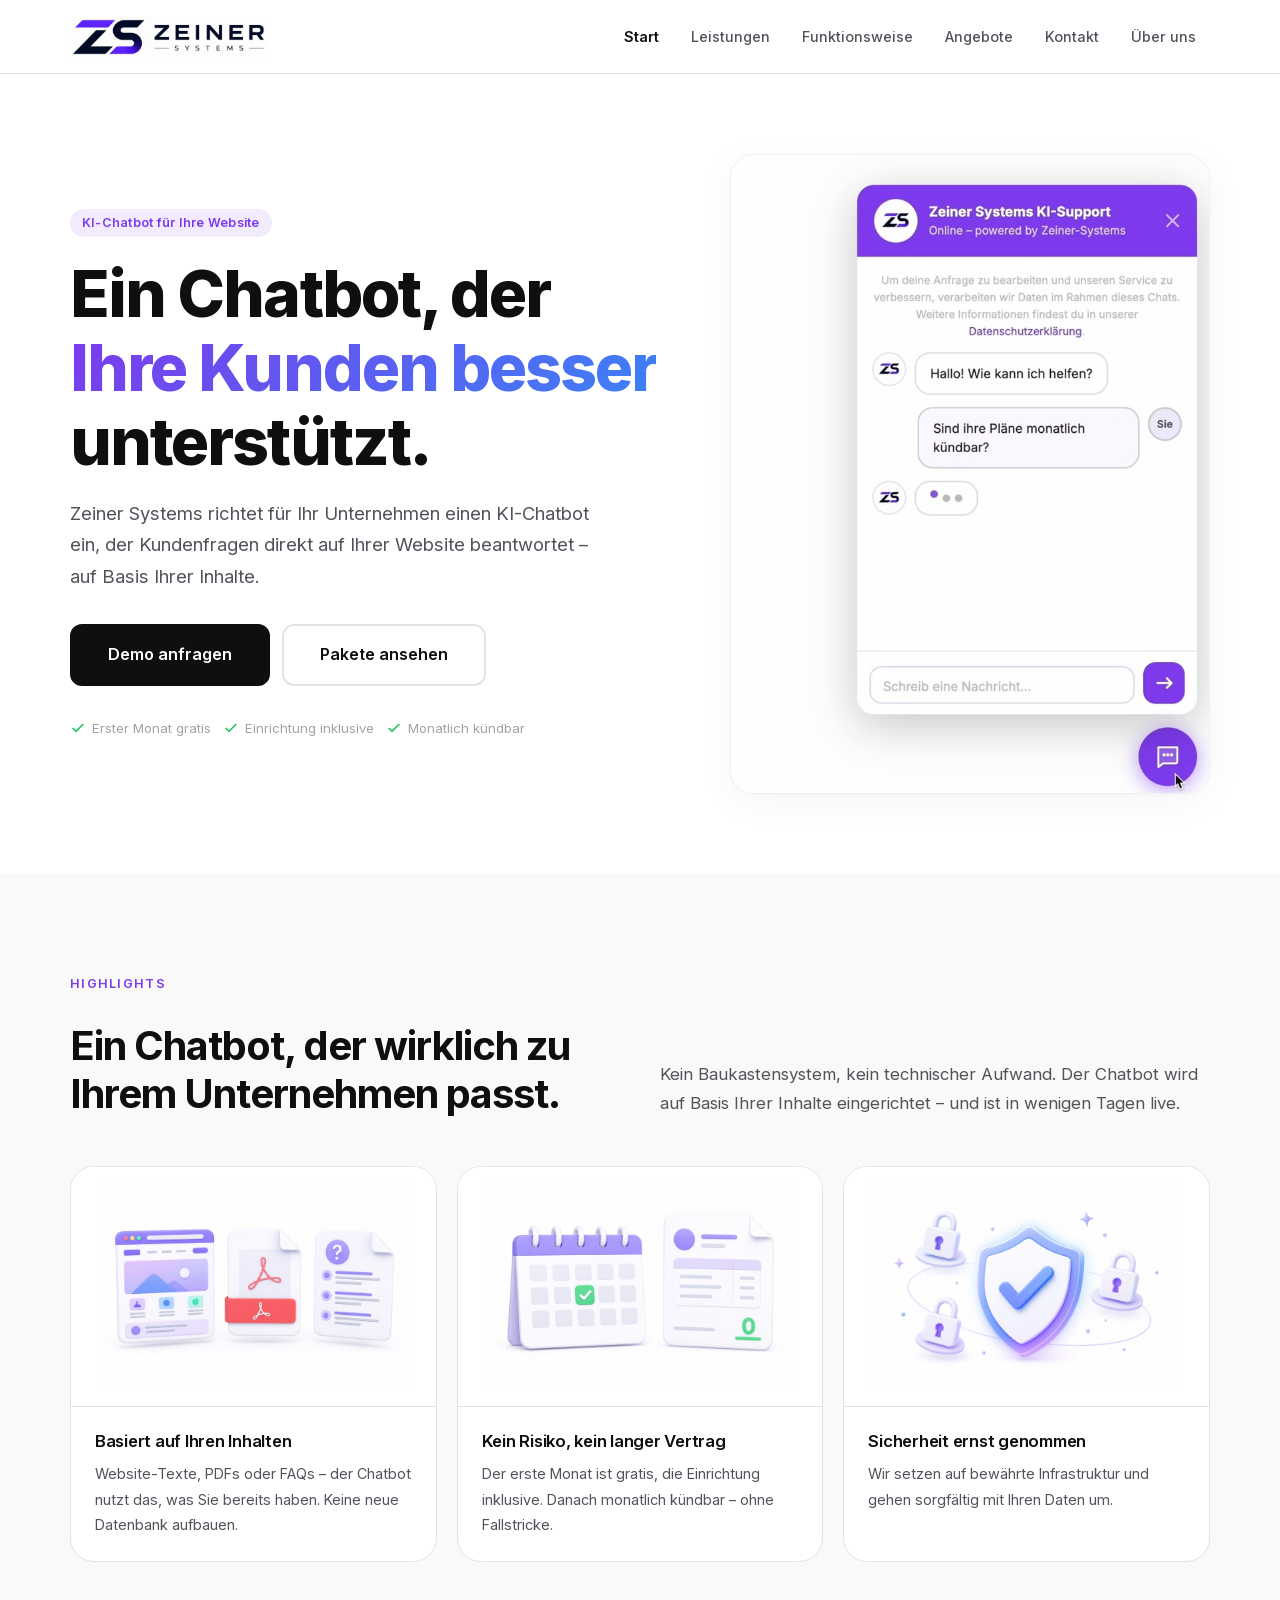
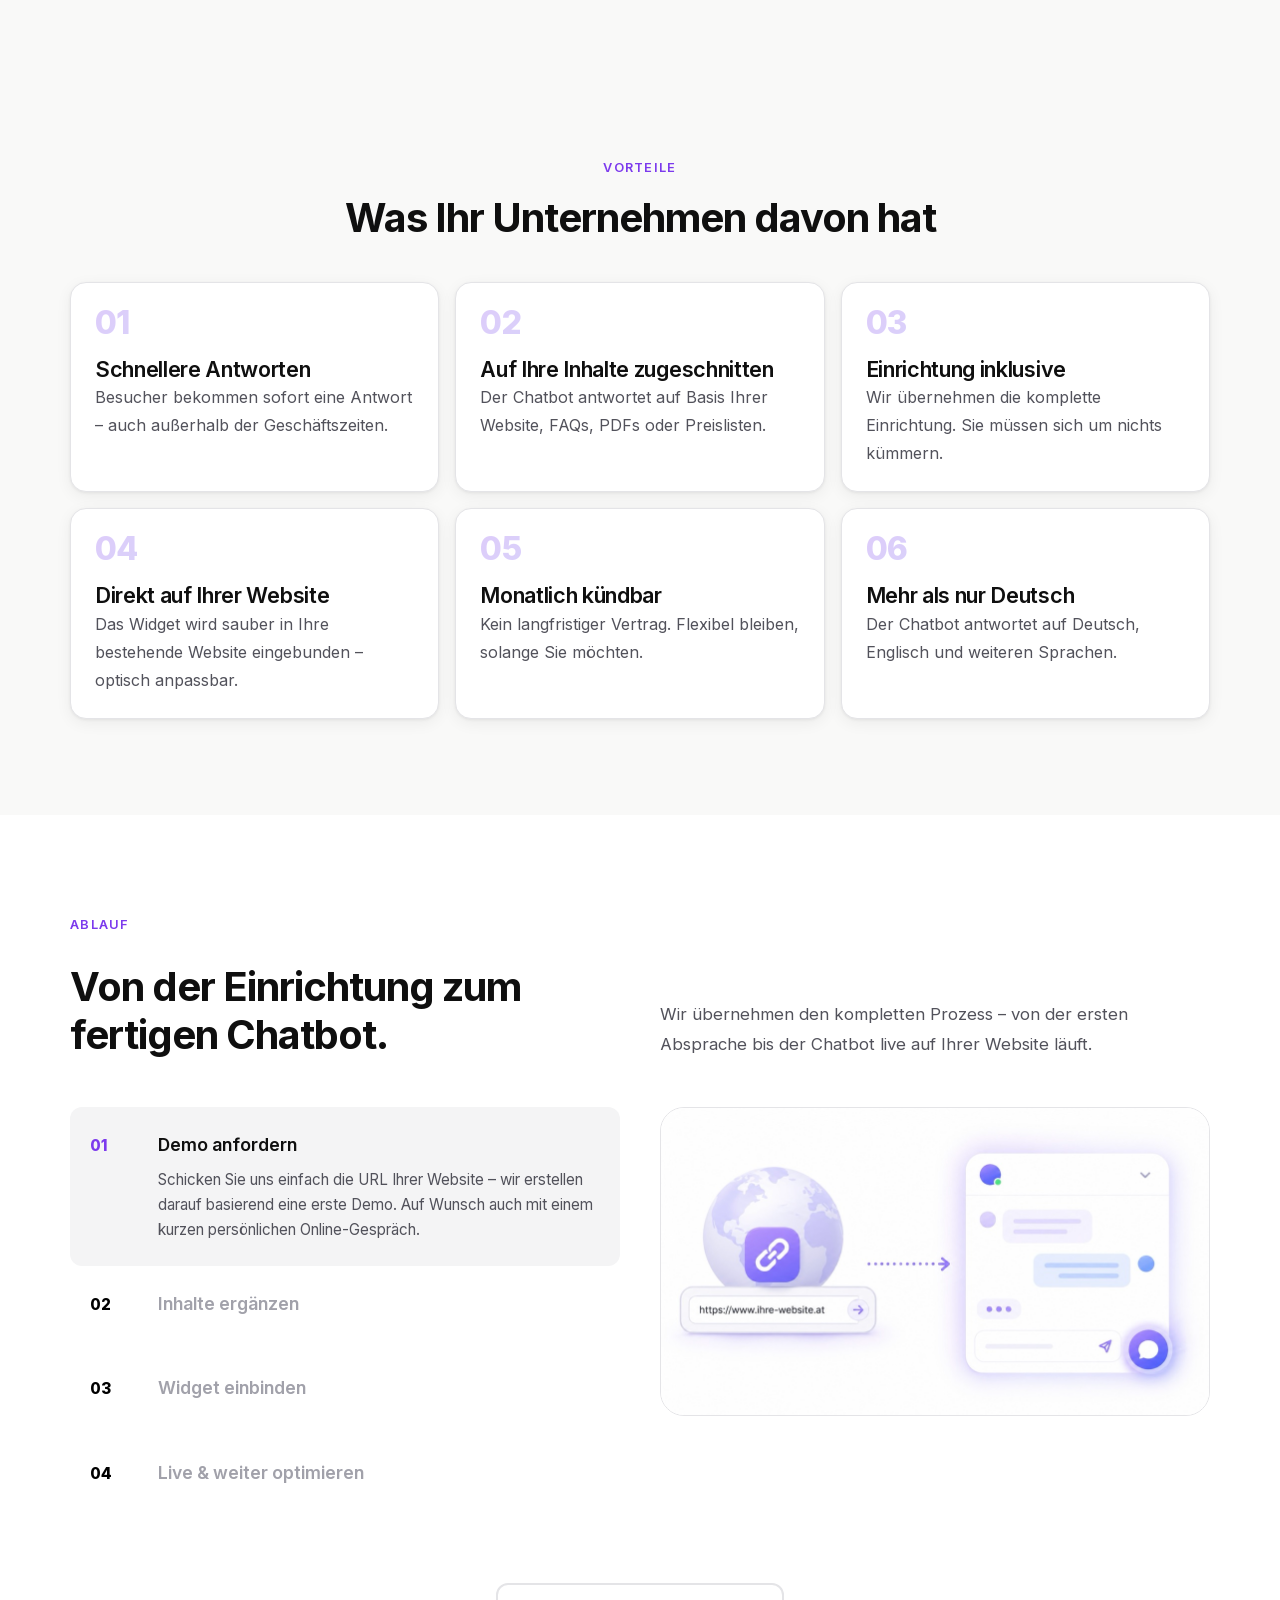
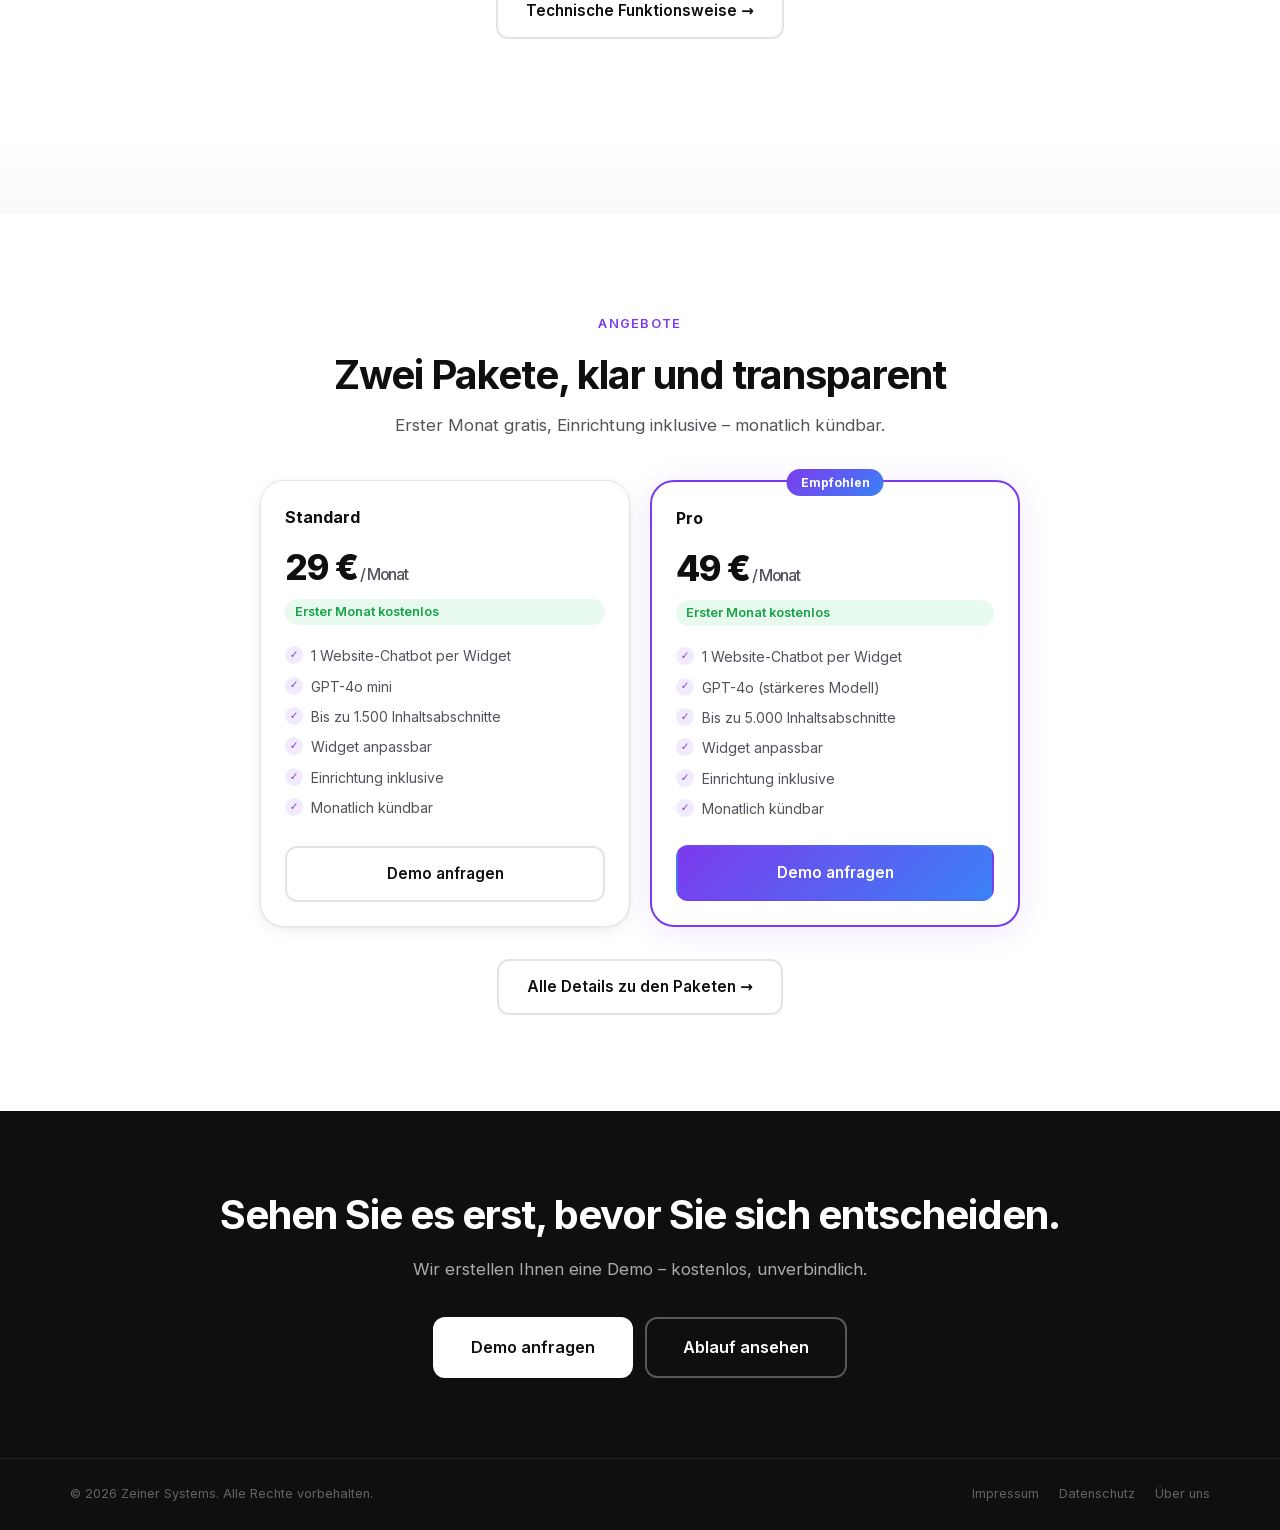
<file: index.html>
<!DOCTYPE html>
<html lang="de">
<head>
  <meta charset="UTF-8" />
  <meta name="viewport" content="width=device-width, initial-scale=1.0" />
  <title>Zeiner Systems – KI-Chatbot für Ihre Website</title>
  <meta name="description" content="Zeiner Systems richtet für Ihr Unternehmen einen KI-Chatbot ein, der Kundenfragen direkt auf Ihrer Website beantwortet. Einfach, professionell, monatlich kündbar." />
  <link rel="icon" type="image/png" href="assets/favicon.png" />
  <link rel="apple-touch-icon" href="assets/apple-touch-icon.png" />

  <!-- Open Graph / Social Preview (og:image-URL nach Domain-Umzug anpassen) -->
  <meta property="og:type" content="website" />
  <meta property="og:site_name" content="Zeiner Systems" />
  <meta property="og:title" content="Zeiner Systems – KI-Chatbot für Ihre Website" />
  <meta property="og:description" content="Zeiner Systems richtet für Ihr Unternehmen einen KI-Chatbot ein, der Kundenfragen direkt auf Ihrer Website beantwortet. Einfach, professionell, monatlich kündbar." />
  <meta property="og:image" content="https://dominikzeiner07-cell.github.io/zeinersystems-website.new/assets/og-image.jpg" />
  <meta property="og:locale" content="de_AT" />
  <meta name="twitter:card" content="summary_large_image" />
  <link rel="stylesheet" href="css/style.css?v=3" />
</head>
<body>

  <!-- ── Navigation ──────────────────────────────────────── -->
  <nav class="nav" role="navigation" aria-label="Hauptnavigation">
    <div class="container">
      <div class="nav-inner">
        <a href="index.html" class="nav-logo"><img src="assets/logo.final.png" alt="Zeiner Systems" width="601" height="120" class="nav-logo-img" /></a>

        <div class="nav-links">
          <a href="index.html" class="active">Start</a>
          <a href="leistungen.html">Leistungen</a>
          <a href="funktionsweise.html">Funktionsweise</a>
          <a href="angebote.html">Angebote</a>
          <a href="kontakt.html">Kontakt</a>
          <a href="ueber-uns.html">Über uns</a>
        </div>

        <div class="nav-cta">
          <a href="angebote.html" class="btn btn-outline btn-sm">Pakete ansehen</a>
          <a href="kontakt.html" class="btn btn-primary btn-sm">Kontakt aufnehmen</a>
        </div>

        <button class="nav-hamburger" id="hamburgerBtn" aria-label="Menü öffnen" aria-expanded="false" aria-controls="mobileMenu">
          <span></span>
          <span></span>
          <span></span>
        </button>
      </div>
    </div>
  </nav>

  <!-- ── Mobile Menu ──────────────────────────────────────── -->
  <div class="mobile-menu" id="mobileMenu">
    <a href="index.html">Start</a>
    <a href="leistungen.html">Leistungen & Ablauf</a>
    <a href="funktionsweise.html">Funktionsweise</a>
    <a href="angebote.html">Angebote</a>
    <a href="kontakt.html">Kontakt</a>
    <a href="ueber-uns.html">Über uns</a>
    <div class="mobile-menu-cta">
      <a href="angebote.html" class="btn btn-outline btn-full">Pakete ansehen</a>
      <a href="kontakt.html" class="btn btn-primary btn-full">Kontakt aufnehmen</a>
    </div>
  </div>

  <main>

    <!-- ── Hero ─────────────────────────────────────────────── -->
    <section class="hero">
      <div class="container">
        <div class="hero-split">

          <!-- Left: Text -->
          <div class="hero-text">
            <div class="hero-badge">
              <span class="badge badge-violet">KI-Chatbot für Ihre Website</span>
            </div>

            <h1>
              Ein Chatbot, der<br />
              <span class="gradient-text">Ihre Kunden besser</span><br />
              unterstützt.
            </h1>

            <p class="hero-sub">
              Zeiner Systems richtet für Ihr Unternehmen einen KI-Chatbot ein, der
              Kundenfragen direkt auf Ihrer Website beantwortet – auf Basis Ihrer Inhalte.
            </p>

            <div class="hero-actions">
              <a href="kontakt.html" class="btn btn-primary btn-lg btn-full">Demo anfragen</a>
              <a href="angebote.html" class="btn btn-outline btn-lg btn-full">Pakete ansehen</a>
            </div>

            <div class="hero-trust">
              <div class="hero-trust-item">
                <svg width="16" height="16" viewBox="0 0 24 24" fill="none" stroke="#22c55e" stroke-width="2.5" aria-hidden="true"><polyline points="20 6 9 17 4 12"></polyline></svg>
                <span>Erster Monat gratis</span>
              </div>
              <div class="hero-trust-item">
                <svg width="16" height="16" viewBox="0 0 24 24" fill="none" stroke="#22c55e" stroke-width="2.5" aria-hidden="true"><polyline points="20 6 9 17 4 12"></polyline></svg>
                <span>Einrichtung inklusive</span>
              </div>
              <div class="hero-trust-item">
                <svg width="16" height="16" viewBox="0 0 24 24" fill="none" stroke="#22c55e" stroke-width="2.5" aria-hidden="true"><polyline points="20 6 9 17 4 12"></polyline></svg>
                <span>Monatlich kündbar</span>
              </div>
            </div>
          </div>

          <!-- Right: Visual -->
          <div class="hero-visual" aria-hidden="true">
            <div class="hero-video-wrap">
              <video
                src="assets/animation-prototyp.mp4"
                poster="assets/animation-poster.jpg"
                width="720"
                height="960"
                autoplay
                loop
                muted
                playsinline
              ></video>
            </div>
          </div>

        </div>
      </div>
    </section>

    <!-- ── Highlights ────────────────────────────────────── -->
    <section class="highlights-section">
      <div class="container">

        <div class="highlights-header">
          <div class="highlights-header-left">
            <span class="section-label">Highlights</span>
            <h2>Ein Chatbot, der wirklich zu Ihrem Unternehmen passt.</h2>
          </div>
          <div class="highlights-header-right">
            <p>Kein Baukastensystem, kein technischer Aufwand. Der Chatbot wird auf Basis Ihrer Inhalte eingerichtet – und ist in wenigen Tagen live.</p>
          </div>
        </div>

        <div class="highlights-grid">

          <!-- Card 1: Ihre Inhalte -->
          <div class="highlight-card">
            <div class="highlight-visual" aria-hidden="true">
              <img src="assets/card1HP.jpg" alt="" width="800" height="533" loading="lazy" class="highlight-card-img" />
            </div>
            <div class="highlight-body">
              <h3>Basiert auf Ihren Inhalten</h3>
              <p>Website-Texte, PDFs oder FAQs – der Chatbot nutzt das, was Sie bereits haben. Keine neue Datenbank aufbauen.</p>
            </div>
          </div>

          <!-- Card 2: Kein Risiko -->
          <div class="highlight-card">
            <div class="highlight-visual" aria-hidden="true">
              <img src="assets/card2HP.jpg" alt="" width="800" height="533" loading="lazy" class="highlight-card-img" />
            </div>
            <div class="highlight-body">
              <h3>Kein Risiko, kein langer Vertrag</h3>
              <p>Der erste Monat ist gratis, die Einrichtung inklusive. Danach monatlich kündbar – ohne Fallstricke.</p>
            </div>
          </div>

          <!-- Card 3: Sicherheit -->
          <div class="highlight-card">
            <div class="highlight-visual" aria-hidden="true">
              <img src="assets/card3HP.jpg" alt="" width="800" height="533" loading="lazy" class="highlight-card-img" />
            </div>
            <div class="highlight-body">
              <h3>Sicherheit ernst genommen</h3>
              <p>Wir setzen auf bewährte Infrastruktur und gehen sorgfältig mit Ihren Daten um.</p>
            </div>
          </div>

        </div>
      </div>
    </section>

    <!-- ── Features ──────────────────────────────────────── -->
    <section class="features-section">
      <div class="container">
        <div class="section-header centered">
          <div class="section-label">Vorteile</div>
          <h2>Was Ihr Unternehmen davon hat</h2>
        </div>

        <div class="features-grid">
          <div class="card">
            <div class="feat-num">01</div>
            <h3>Schnellere Antworten</h3>
            <p>Besucher bekommen sofort eine Antwort – auch außerhalb der Geschäftszeiten.</p>
          </div>
          <div class="card">
            <div class="feat-num">02</div>
            <h3>Auf Ihre Inhalte zugeschnitten</h3>
            <p>Der Chatbot antwortet auf Basis Ihrer Website, FAQs, PDFs oder Preislisten.</p>
          </div>
          <div class="card">
            <div class="feat-num">03</div>
            <h3>Einrichtung inklusive</h3>
            <p>Wir übernehmen die komplette Einrichtung. Sie müssen sich um nichts kümmern.</p>
          </div>
          <div class="card">
            <div class="feat-num">04</div>
            <h3>Direkt auf Ihrer Website</h3>
            <p>Das Widget wird sauber in Ihre bestehende Website eingebunden – optisch anpassbar.</p>
          </div>
          <div class="card">
            <div class="feat-num">05</div>
            <h3>Monatlich kündbar</h3>
            <p>Kein langfristiger Vertrag. Flexibel bleiben, solange Sie möchten.</p>
          </div>
          <div class="card">
            <div class="feat-num">06</div>
            <h3>Mehr als nur Deutsch</h3>
            <p>Der Chatbot antwortet auf Deutsch, Englisch und weiteren Sprachen.</p>
          </div>
        </div>
      </div>
    </section>

    <!-- ── Process Steps ─────────────────────────────────── -->
    <section class="ps-section">
      <div class="container">

        <div class="ps-header">
          <div class="ps-header-left">
            <span class="section-label">Ablauf</span>
            <h2>Von der Einrichtung zum fertigen Chatbot.</h2>
          </div>
          <div class="ps-header-right">
            <p>Wir übernehmen den kompletten Prozess – von der ersten Absprache bis der Chatbot live auf Ihrer Website läuft.</p>
          </div>
        </div>

        <div class="ps-split">

          <!-- Left: Steps -->
          <div class="ps-steps">

            <button class="ps-step active" data-step="1" aria-pressed="true">
              <span class="ps-num">01</span>
              <div class="ps-step-body">
                <span class="ps-step-title">Demo anfordern</span>
                <p class="ps-step-desc">Schicken Sie uns einfach die URL Ihrer Website – wir erstellen darauf basierend eine erste Demo. Auf Wunsch auch mit einem kurzen persönlichen Online-Gespräch.</p>
              </div>
            </button>

            <button class="ps-step" data-step="2" aria-pressed="false">
              <span class="ps-num">02</span>
              <div class="ps-step-body">
                <span class="ps-step-title">Inhalte ergänzen</span>
                <p class="ps-step-desc">Wer möchte, schickt uns weitere Unterlagen – PDFs, FAQs oder Preislisten per Mail. Je mehr wir wissen, desto besser wird der Chatbot.</p>
              </div>
            </button>

            <button class="ps-step" data-step="3" aria-pressed="false">
              <span class="ps-num">03</span>
              <div class="ps-step-body">
                <span class="ps-step-title">Widget einbinden</span>
                <p class="ps-step-desc">Das Chat-Widget wird in Ihre Website integriert und optisch angepasst. Sie sehen alles vor dem Livegang.</p>
              </div>
            </button>

            <button class="ps-step" data-step="4" aria-pressed="false">
              <span class="ps-num">04</span>
              <div class="ps-step-body">
                <span class="ps-step-title">Live & weiter optimieren</span>
                <p class="ps-step-desc">Sobald der Chatbot live ist, beantwortet er Kundenfragen direkt auf Ihrer Website. Inhalte können jederzeit ergänzt werden.</p>
              </div>
            </button>

          </div>

          <!-- Right: Visual Panel -->
          <div class="ps-visual-panel" aria-hidden="true">

            <div class="ps-visual active" data-visual="1">
              <img src="assets/schritt1.jpg" alt="Demo anfordern" width="1100" height="619" loading="lazy" class="ps-visual-img" />
            </div>
            <div class="ps-visual" data-visual="2">
              <img src="assets/schritt2.jpg" alt="Inhalte ergänzen" width="1100" height="619" loading="lazy" class="ps-visual-img" />
            </div>
            <div class="ps-visual" data-visual="3">
              <img src="assets/schritt3.jpg" alt="Widget einbinden" width="1100" height="619" loading="lazy" class="ps-visual-img" />
            </div>
            <div class="ps-visual" data-visual="4">
              <img src="assets/schritt4.jpg" alt="Live & weiter optimieren" width="1100" height="619" loading="lazy" class="ps-visual-img" />
            </div>

          </div>
        </div>

        <div class="ps-cta text-center">
          <a href="funktionsweise.html" class="btn btn-outline">Technische Funktionsweise →</a>
        </div>

      </div>
    </section>

    <!-- Gradient transition: white → off-white -->
    <div class="section-fade"></div>

    <!-- ── Pricing Preview ───────────────────────────────── -->
    <section class="pricing-preview">
      <div class="container">
        <div class="section-header centered">
          <div class="section-label">Angebote</div>
          <h2>Zwei Pakete, klar und transparent</h2>
          <p>Erster Monat gratis, Einrichtung inklusive – monatlich kündbar.</p>
        </div>

        <div class="pricing-grid">
          <!-- Standard -->
          <div class="pricing-card">
            <div class="pricing-card-name">Standard</div>
            <div class="pricing-card-price">29 €<span> / Monat</span></div>
            <div class="pricing-card-sub">Erster Monat kostenlos</div>
            <ul class="pricing-card-features">
              <li class="pricing-feature">
                <span class="pricing-feature-check">✓</span>
                1 Website-Chatbot per Widget
              </li>
              <li class="pricing-feature">
                <span class="pricing-feature-check">✓</span>
                GPT-4o mini
              </li>
              <li class="pricing-feature">
                <span class="pricing-feature-check">✓</span>
                Bis zu 1.500 Inhaltsabschnitte
              </li>
              <li class="pricing-feature">
                <span class="pricing-feature-check">✓</span>
                Widget anpassbar
              </li>
              <li class="pricing-feature">
                <span class="pricing-feature-check">✓</span>
                Einrichtung inklusive
              </li>
              <li class="pricing-feature">
                <span class="pricing-feature-check">✓</span>
                Monatlich kündbar
              </li>
            </ul>
            <a href="kontakt.html" class="btn btn-outline btn-full">Demo anfragen</a>
          </div>

          <!-- Pro -->
          <div class="pricing-card featured">
            <div class="pricing-card-badge">Empfohlen</div>
            <div class="pricing-card-name">Pro</div>
            <div class="pricing-card-price">49 €<span> / Monat</span></div>
            <div class="pricing-card-sub">Erster Monat kostenlos</div>
            <ul class="pricing-card-features">
              <li class="pricing-feature">
                <span class="pricing-feature-check">✓</span>
                1 Website-Chatbot per Widget
              </li>
              <li class="pricing-feature">
                <span class="pricing-feature-check">✓</span>
                GPT-4o (stärkeres Modell)
              </li>
              <li class="pricing-feature">
                <span class="pricing-feature-check">✓</span>
                Bis zu 5.000 Inhaltsabschnitte
              </li>
              <li class="pricing-feature">
                <span class="pricing-feature-check">✓</span>
                Widget anpassbar
              </li>
              <li class="pricing-feature">
                <span class="pricing-feature-check">✓</span>
                Einrichtung inklusive
              </li>
              <li class="pricing-feature">
                <span class="pricing-feature-check">✓</span>
                Monatlich kündbar
              </li>
            </ul>
            <a href="kontakt.html" class="btn btn-gradient btn-full">Demo anfragen</a>
          </div>
        </div>

        <div class="mt-8 text-center">
          <a href="angebote.html" class="btn btn-outline">Alle Details zu den Paketen →</a>
        </div>
      </div>
    </section>

    <!-- ── CTA Banner ─────────────────────────────────────── -->
    <section class="cta-banner">
      <div class="container">
        <h2>Sehen Sie es erst, bevor Sie sich entscheiden.</h2>
        <p>Wir erstellen Ihnen eine Demo – kostenlos, unverbindlich.</p>
        <div class="cta-banner-actions">
          <a href="kontakt.html" class="btn btn-white btn-lg btn-full">Demo anfragen</a>
          <a href="leistungen.html" class="btn btn-outline-white btn-lg btn-full">Ablauf ansehen</a>
        </div>
      </div>
    </section>

  </main>

  <!-- ── Footer ───────────────────────────────────────────── -->
  <footer class="footer">
    <div class="container">
      <div class="footer-bottom">
        <p>© 2026 Zeiner Systems. Alle Rechte vorbehalten.</p>
        <div class="footer-bottom-links">
          <a href="#">Impressum</a>
          <a href="#">Datenschutz</a>
          <a href="ueber-uns.html">Über uns</a>
        </div>
      </div>
    </div>
  </footer>

  <script src="js/main.js"></script>

  <!-- Chatbot Widget -->
  <script>
    window.CHATBOT_WIDGET_KEY = "09d710cf1a7bf41807ad0d36d79ad70b";
    window.CHATBOT_API_BASE = "https://chatbot-backend-iqma.onrender.com";
  </script>
  <script src="https://dominikzeiner07-cell.github.io/chatbot-widget/widget.js" defer></script>
</body>
</html>
</file>
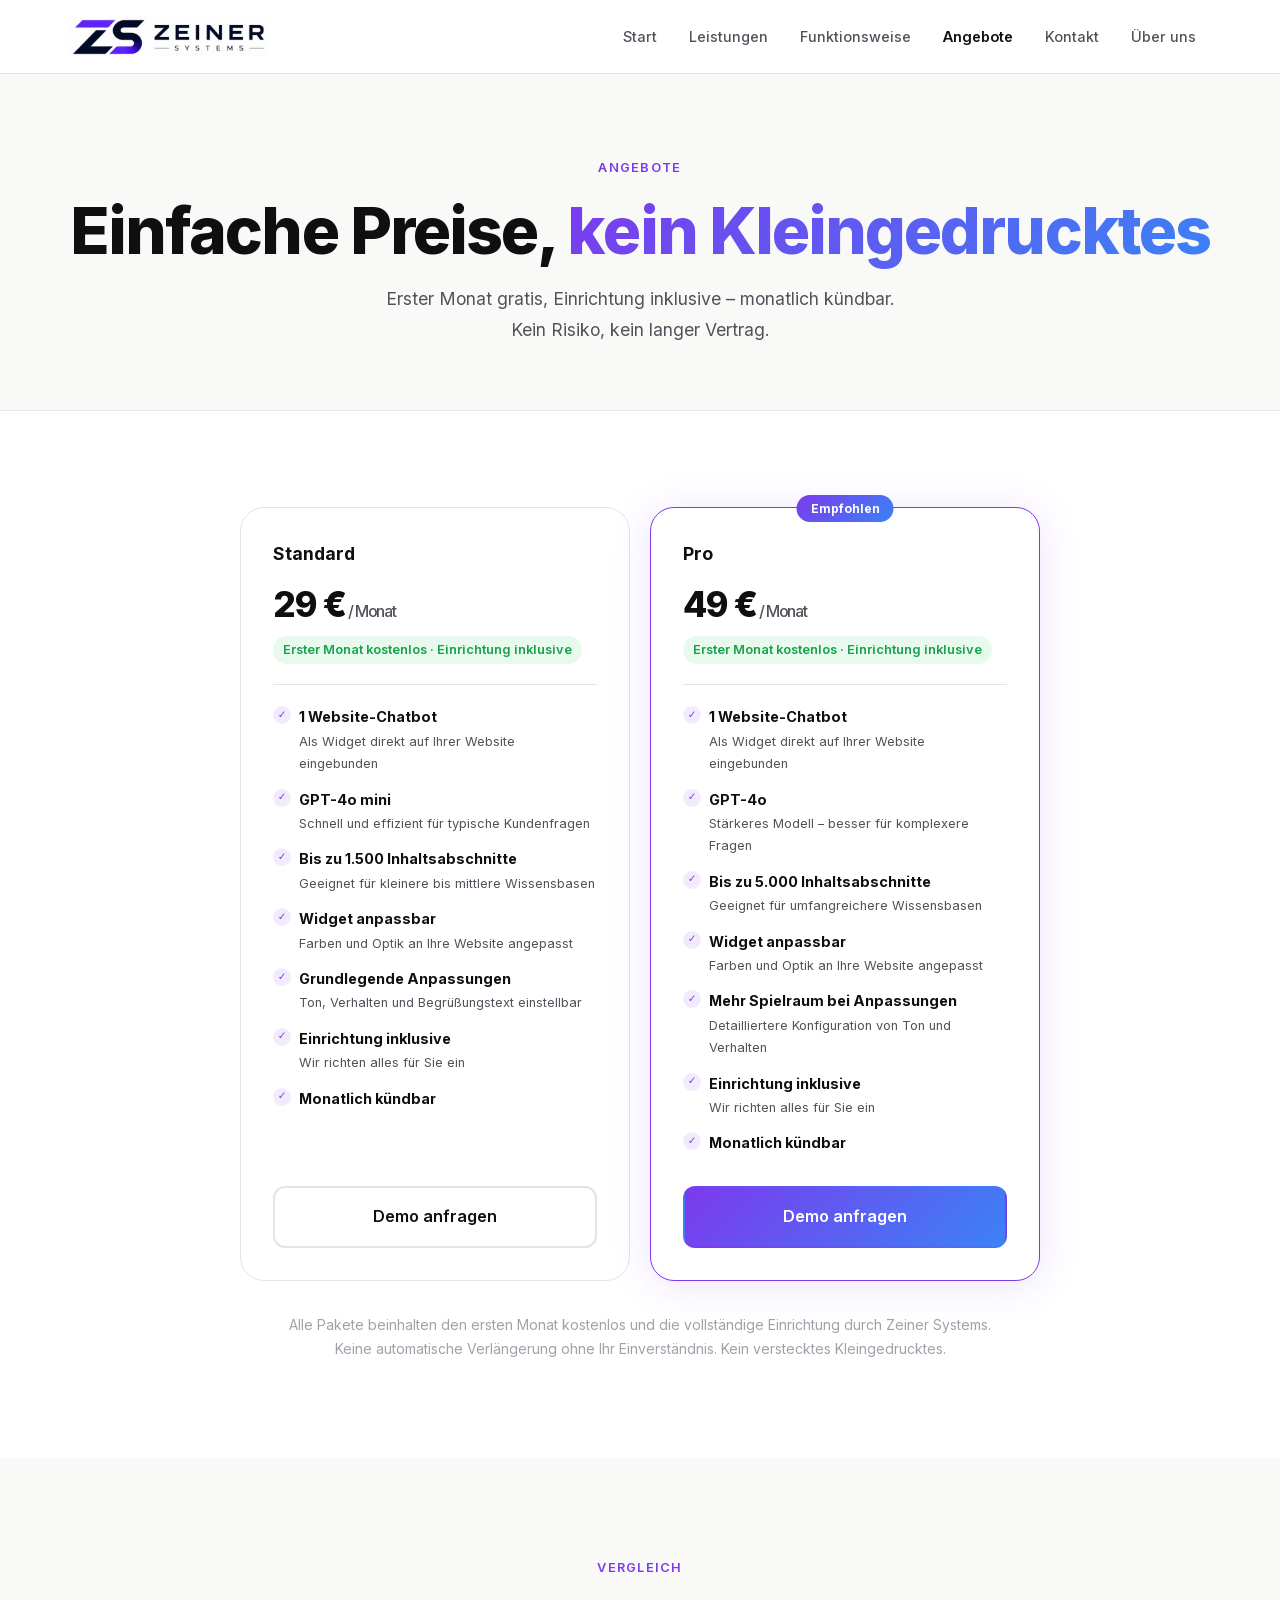
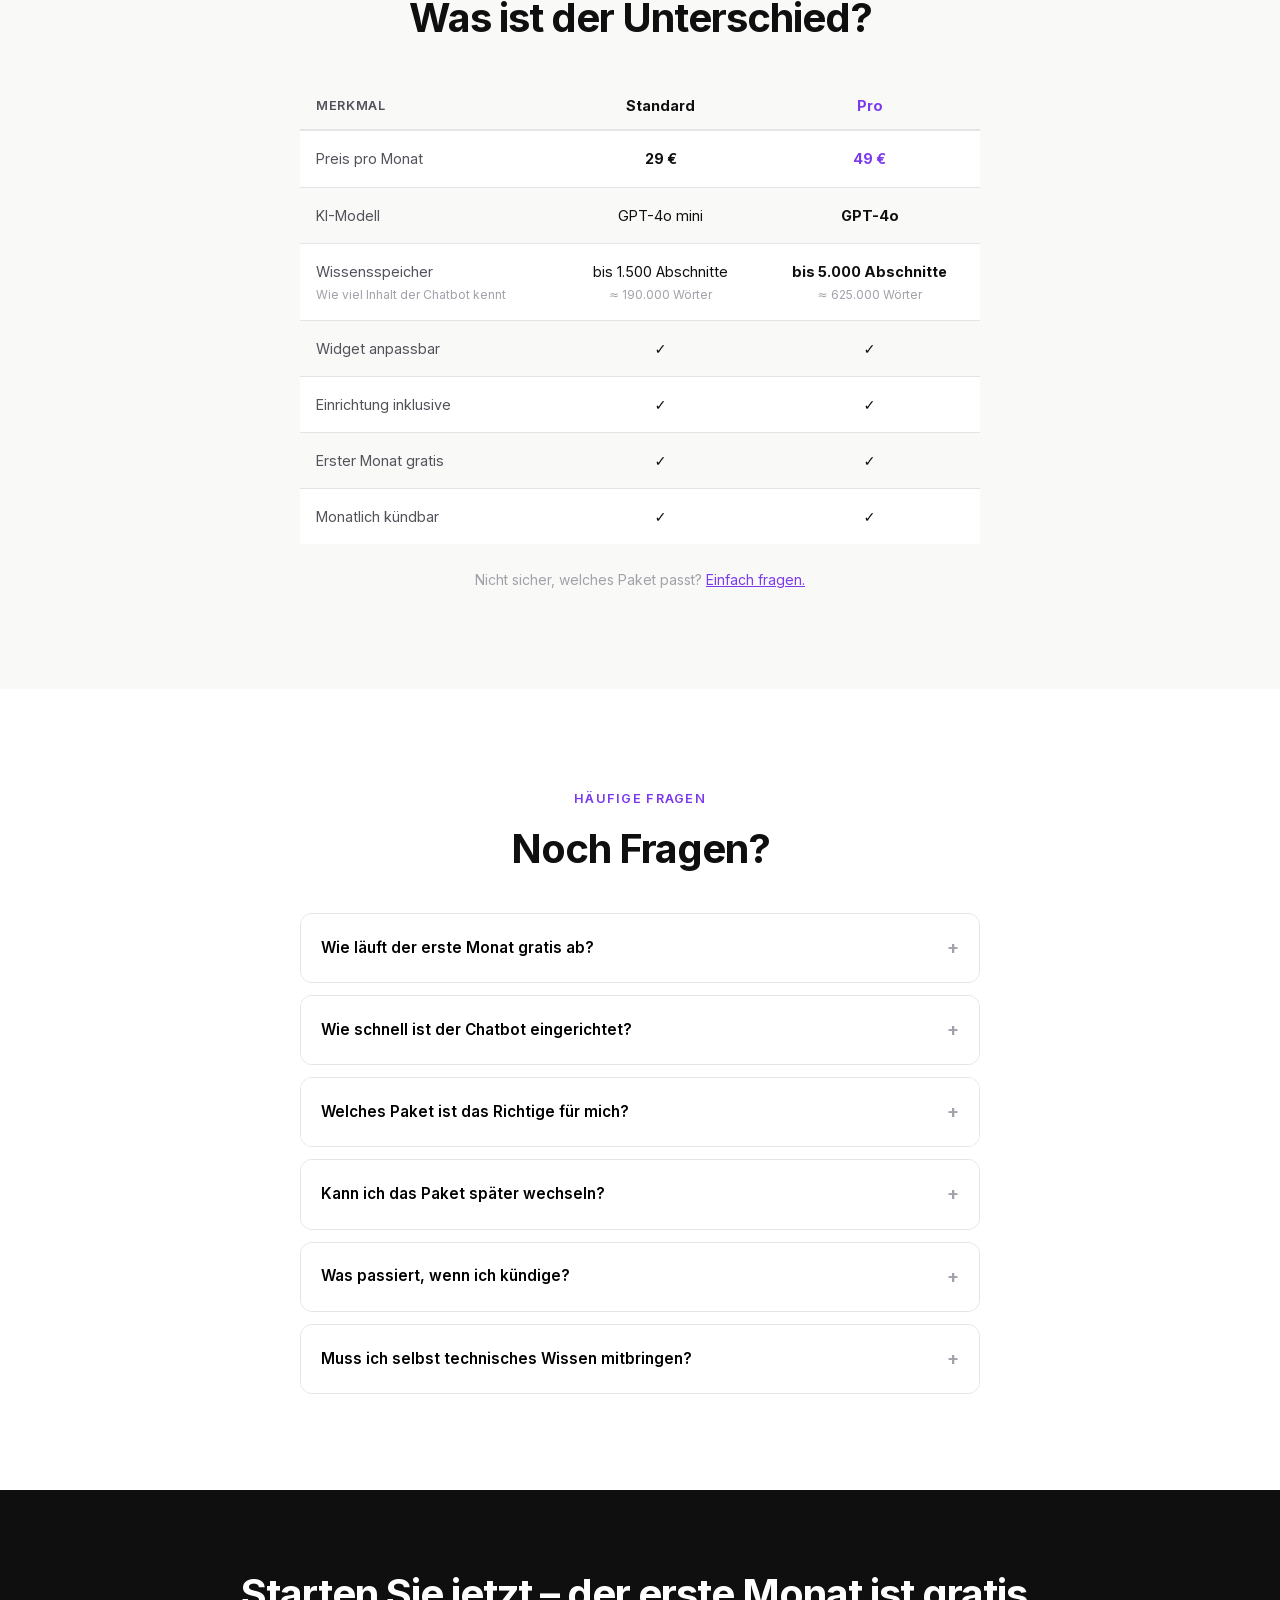
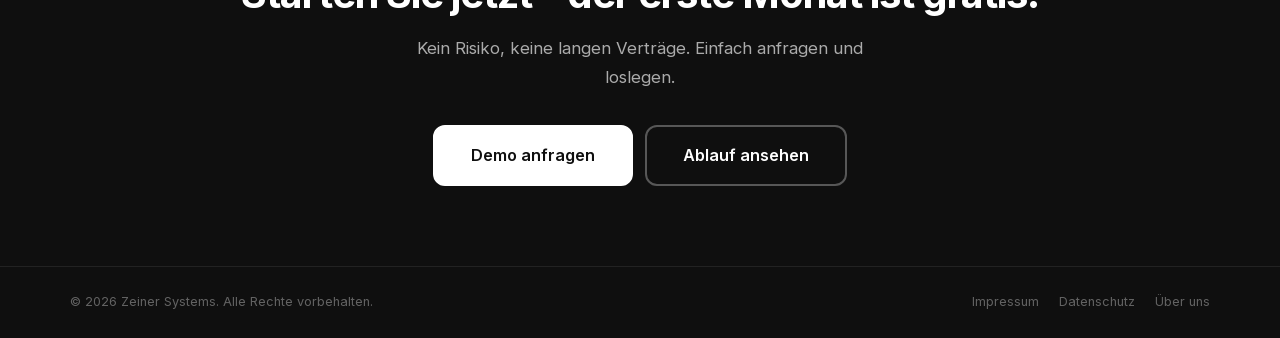
<file: angebote.html>
<!DOCTYPE html>
<html lang="de">
<head>
  <meta charset="UTF-8" />
  <meta name="viewport" content="width=device-width, initial-scale=1.0" />
  <title>Angebote – Zeiner Systems</title>
  <meta name="description" content="Zwei klare Pakete für Ihren Website-Chatbot. Erster Monat gratis, Einrichtung inklusive, monatlich kündbar." />
  <link rel="icon" type="image/png" href="assets/favicon.png" />
  <link rel="apple-touch-icon" href="assets/apple-touch-icon.png" />

  <!-- Open Graph / Social Preview (og:image-URL nach Domain-Umzug anpassen) -->
  <meta property="og:type" content="website" />
  <meta property="og:site_name" content="Zeiner Systems" />
  <meta property="og:title" content="Angebote – Zeiner Systems" />
  <meta property="og:description" content="Zwei klare Pakete für Ihren Website-Chatbot. Erster Monat gratis, Einrichtung inklusive, monatlich kündbar." />
  <meta property="og:image" content="https://dominikzeiner07-cell.github.io/zeinersystems-website.new/assets/og-image.jpg" />
  <meta property="og:locale" content="de_AT" />
  <meta name="twitter:card" content="summary_large_image" />
  <link rel="stylesheet" href="css/style.css?v=3" />
</head>
<body>

  <nav class="nav" role="navigation" aria-label="Hauptnavigation">
    <div class="container">
      <div class="nav-inner">
        <a href="index.html" class="nav-logo"><img src="assets/logo.final.png" alt="Zeiner Systems" width="601" height="120" class="nav-logo-img" /></a>
        <div class="nav-links">
          <a href="index.html">Start</a>
          <a href="leistungen.html">Leistungen</a>
          <a href="funktionsweise.html">Funktionsweise</a>
          <a href="angebote.html" class="active">Angebote</a>
          <a href="kontakt.html">Kontakt</a>
          <a href="ueber-uns.html">Über uns</a>
        </div>
        <div class="nav-cta">
          <a href="angebote.html" class="btn btn-outline btn-sm">Pakete ansehen</a>
          <a href="kontakt.html" class="btn btn-primary btn-sm">Kontakt aufnehmen</a>
        </div>
        <button class="nav-hamburger" id="hamburgerBtn" aria-label="Menü öffnen" aria-expanded="false" aria-controls="mobileMenu">
          <span></span><span></span><span></span>
        </button>
      </div>
    </div>
  </nav>

  <div class="mobile-menu" id="mobileMenu">
    <a href="index.html">Start</a>
    <a href="leistungen.html">Leistungen & Ablauf</a>
    <a href="funktionsweise.html">Funktionsweise</a>
    <a href="angebote.html">Angebote</a>
    <a href="kontakt.html">Kontakt</a>
    <a href="ueber-uns.html">Über uns</a>
    <div class="mobile-menu-cta">
      <a href="angebote.html" class="btn btn-outline btn-full">Pakete ansehen</a>
      <a href="kontakt.html" class="btn btn-primary btn-full">Kontakt aufnehmen</a>
    </div>
  </div>

  <main>

    <!-- Page Hero -->
    <section class="page-hero centered">
      <div class="container">
        <div class="section-label">Angebote</div>
        <h1>Einfache Preise, <span class="gradient-text">kein Kleingedrucktes</span></h1>
        <p>Erster Monat gratis, Einrichtung inklusive – monatlich kündbar. Kein Risiko, kein langer Vertrag.</p>
      </div>
    </section>

    <!-- Pricing Cards -->
    <section class="bg-white">
      <div class="container">

        <div class="pricing-full-grid">

          <!-- Standard -->
          <div class="pricing-full-card">
            <div>
              <div class="pricing-card-name">Standard</div>
              <div class="pricing-card-price">29 €<span> / Monat</span></div>
              <p class="pricing-card-sub">Erster Monat kostenlos · Einrichtung inklusive</p>
            </div>

            <div class="pricing-divider"></div>

            <ul class="pricing-full-features">
              <li class="pricing-feature">
                <span class="pricing-feature-check">✓</span>
                <div>
                  <strong>1 Website-Chatbot</strong>
                  <p>Als Widget direkt auf Ihrer Website eingebunden</p>
                </div>
              </li>
              <li class="pricing-feature">
                <span class="pricing-feature-check">✓</span>
                <div>
                  <strong>GPT-4o mini</strong>
                  <p>Schnell und effizient für typische Kundenfragen</p>
                </div>
              </li>
              <li class="pricing-feature">
                <span class="pricing-feature-check">✓</span>
                <div>
                  <strong>Bis zu 1.500 Inhaltsabschnitte</strong>
                  <p>Geeignet für kleinere bis mittlere Wissensbasen</p>
                </div>
              </li>
              <li class="pricing-feature">
                <span class="pricing-feature-check">✓</span>
                <div>
                  <strong>Widget anpassbar</strong>
                  <p>Farben und Optik an Ihre Website angepasst</p>
                </div>
              </li>
              <li class="pricing-feature">
                <span class="pricing-feature-check">✓</span>
                <div>
                  <strong>Grundlegende Anpassungen</strong>
                  <p>Ton, Verhalten und Begrüßungstext einstellbar</p>
                </div>
              </li>
              <li class="pricing-feature">
                <span class="pricing-feature-check">✓</span>
                <div>
                  <strong>Einrichtung inklusive</strong>
                  <p>Wir richten alles für Sie ein</p>
                </div>
              </li>
              <li class="pricing-feature">
                <span class="pricing-feature-check">✓</span>
                <strong>Monatlich kündbar</strong>
              </li>
            </ul>

            <a href="kontakt.html" class="btn btn-outline btn-full btn-lg">Demo anfragen</a>
          </div>

          <!-- Pro -->
          <div class="pricing-full-card featured">
            <div class="pricing-card-badge">Empfohlen</div>
            <div>
              <div class="pricing-card-name">Pro</div>
              <div class="pricing-card-price">49 €<span> / Monat</span></div>
              <p class="pricing-card-sub">Erster Monat kostenlos · Einrichtung inklusive</p>
            </div>

            <div class="pricing-divider"></div>

            <ul class="pricing-full-features">
              <li class="pricing-feature">
                <span class="pricing-feature-check">✓</span>
                <div>
                  <strong>1 Website-Chatbot</strong>
                  <p>Als Widget direkt auf Ihrer Website eingebunden</p>
                </div>
              </li>
              <li class="pricing-feature">
                <span class="pricing-feature-check">✓</span>
                <div>
                  <strong>GPT-4o</strong>
                  <p>Stärkeres Modell – besser für komplexere Fragen</p>
                </div>
              </li>
              <li class="pricing-feature">
                <span class="pricing-feature-check">✓</span>
                <div>
                  <strong>Bis zu 5.000 Inhaltsabschnitte</strong>
                  <p>Geeignet für umfangreichere Wissensbasen</p>
                </div>
              </li>
              <li class="pricing-feature">
                <span class="pricing-feature-check">✓</span>
                <div>
                  <strong>Widget anpassbar</strong>
                  <p>Farben und Optik an Ihre Website angepasst</p>
                </div>
              </li>
              <li class="pricing-feature">
                <span class="pricing-feature-check">✓</span>
                <div>
                  <strong>Mehr Spielraum bei Anpassungen</strong>
                  <p>Detailliertere Konfiguration von Ton und Verhalten</p>
                </div>
              </li>
              <li class="pricing-feature">
                <span class="pricing-feature-check">✓</span>
                <div>
                  <strong>Einrichtung inklusive</strong>
                  <p>Wir richten alles für Sie ein</p>
                </div>
              </li>
              <li class="pricing-feature">
                <span class="pricing-feature-check">✓</span>
                <strong>Monatlich kündbar</strong>
              </li>
            </ul>

            <a href="kontakt.html" class="btn btn-gradient btn-full btn-lg">Demo anfragen</a>
          </div>

        </div>

        <!-- Hinweis -->
        <div class="mt-8 text-center">
          <p class="text-note">
            Alle Pakete beinhalten den ersten Monat kostenlos und die vollständige Einrichtung durch Zeiner Systems.<br />
            Keine automatische Verlängerung ohne Ihr Einverständnis. Kein verstecktes Kleingedrucktes.
          </p>
        </div>

      </div>
    </section>

    <!-- Vergleichstabelle -->
    <section class="bg-off-white">
      <div class="container">
        <div class="section-header centered">
          <div class="section-label">Vergleich</div>
          <h2>Was ist der Unterschied?</h2>
        </div>

        <div class="compare-scroll">
          <table class="compare-table">
            <thead>
              <tr>
                <th>Merkmal</th>
                <th>Standard</th>
                <th>Pro</th>
              </tr>
            </thead>
            <tbody>
              <tr>
                <td>Preis pro Monat</td>
                <td><strong>29 €</strong></td>
                <td class="pro"><strong>49 €</strong></td>
              </tr>
              <tr>
                <td>KI-Modell</td>
                <td>GPT-4o mini</td>
                <td><strong>GPT-4o</strong></td>
              </tr>
              <tr>
                <td>
                  Wissensspeicher
                  <span class="compare-sub">Wie viel Inhalt der Chatbot kennt</span>
                </td>
                <td>
                  bis 1.500 Abschnitte
                  <span class="compare-sub">≈ 190.000 Wörter</span>
                </td>
                <td>
                  <strong>bis 5.000 Abschnitte</strong>
                  <span class="compare-sub">≈ 625.000 Wörter</span>
                </td>
              </tr>
              <tr>
                <td>Widget anpassbar</td>
                <td>✓</td>
                <td>✓</td>
              </tr>
              <tr>
                <td>Einrichtung inklusive</td>
                <td>✓</td>
                <td>✓</td>
              </tr>
              <tr>
                <td>Erster Monat gratis</td>
                <td>✓</td>
                <td>✓</td>
              </tr>
              <tr>
                <td>Monatlich kündbar</td>
                <td>✓</td>
                <td>✓</td>
              </tr>
            </tbody>
          </table>
        </div>

        <div class="mt-6 text-center">
          <p class="text-note">Nicht sicher, welches Paket passt? <a href="kontakt.html">Einfach fragen.</a></p>
        </div>
      </div>
    </section>

    <!-- FAQ -->
    <section class="bg-white">
      <div class="container">
        <div class="section-header centered">
          <div class="section-label">Häufige Fragen</div>
          <h2>Noch Fragen?</h2>
        </div>

        <div class="faq-list">

          <div class="faq-item">
            <button class="faq-question" aria-expanded="false">
              Wie läuft der erste Monat gratis ab?
              <span class="faq-icon">+</span>
            </button>
            <div class="faq-answer">
              Nach dem Livegang erhalten Sie einen einmaligen Aktionscode, der den ersten Monat auf 0 € setzt. Zur Aktivierung muss eine Zahlungsmethode bei unserem Zahlungsanbieter "Stripe" hinterlegt werden – jedoch wird im ersten Monat nichts verrechnet. Ab dem zweiten Monat beginnt der reguläre Monatsbeitrag, wenn Sie dabei bleiben wollen.
            </div>
          </div>

          <div class="faq-item">
            <button class="faq-question" aria-expanded="false">
              Wie schnell ist der Chatbot eingerichtet?
              <span class="faq-icon">+</span>
            </button>
            <div class="faq-answer">
              In der Regel dauert die Einrichtung wenige Tage. Der genaue Zeitplan hängt vom Umfang der Inhalte ab - das stimmen wir gemeinsam ab.
            </div>
          </div>

          <div class="faq-item">
            <button class="faq-question" aria-expanded="false">
              Welches Paket ist das Richtige für mich?
              <span class="faq-icon">+</span>
            </button>
            <div class="faq-answer">
              Für die meisten kleinen und mittleren Unternehmen reicht das Standard-Paket völlig aus. Das Pro-Paket lohnt sich, wenn Sie viele Inhalte haben oder komplexere Fragen beantworten möchten. Im Zweifel beraten wir Sie gern.
            </div>
          </div>

          <div class="faq-item">
            <button class="faq-question" aria-expanded="false">
              Kann ich das Paket später wechseln?
              <span class="faq-icon">+</span>
            </button>
            <div class="faq-answer">
              Ja. Sie können jederzeit auf das Pro-Paket wechseln – oder auch wieder zurück zum Standard. Kein Problem.
            </div>
          </div>

          <div class="faq-item">
            <button class="faq-question" aria-expanded="false">
              Was passiert, wenn ich kündige?
              <span class="faq-icon">+</span>
            </button>
            <div class="faq-answer">
              Bei Kündigung wird der Chatbot nach Ablauf des bezahlten Monats deaktiviert. Ihre Daten werden auf Wunsch gelöscht. Keine Fallstricke.
            </div>
          </div>

          <div class="faq-item">
            <button class="faq-question" aria-expanded="false">
              Muss ich selbst technisches Wissen mitbringen?
              <span class="faq-icon">+</span>
            </button>
            <div class="faq-answer">
              Nein. Wir übernehmen die gesamte Einrichtung. Das Einzige, was wir von Ihnen brauchen, ist Kommunikation, Ihre Website-URL und optional weitere Inhalte wie PDFs oder FAQs.
            </div>
          </div>

        </div>
      </div>
    </section>

    <!-- CTA -->
    <section class="cta-banner">
      <div class="container">
        <h2>Starten Sie jetzt – der erste Monat ist gratis.</h2>
        <p>Kein Risiko, keine langen Verträge. Einfach anfragen und loslegen.</p>
        <div class="cta-banner-actions">
          <a href="kontakt.html" class="btn btn-white btn-lg btn-full">Demo anfragen</a>
          <a href="leistungen.html" class="btn btn-outline-white btn-lg btn-full">Ablauf ansehen</a>
        </div>
      </div>
    </section>

  </main>

  <footer class="footer">
    <div class="container">
      <div class="footer-bottom">
        <p>© 2026 Zeiner Systems. Alle Rechte vorbehalten.</p>
        <div class="footer-bottom-links">
          <a href="#">Impressum</a>
          <a href="#">Datenschutz</a>
          <a href="ueber-uns.html">Über uns</a>
        </div>
      </div>
    </div>
  </footer>

  <script src="js/main.js"></script>

  <!-- Chatbot Widget -->
  <script>
    window.CHATBOT_WIDGET_KEY = "09d710cf1a7bf41807ad0d36d79ad70b";
    window.CHATBOT_API_BASE = "https://chatbot-backend-iqma.onrender.com";
  </script>
  <script src="https://dominikzeiner07-cell.github.io/chatbot-widget/widget.js" defer></script>
</body>
</html>
</file>
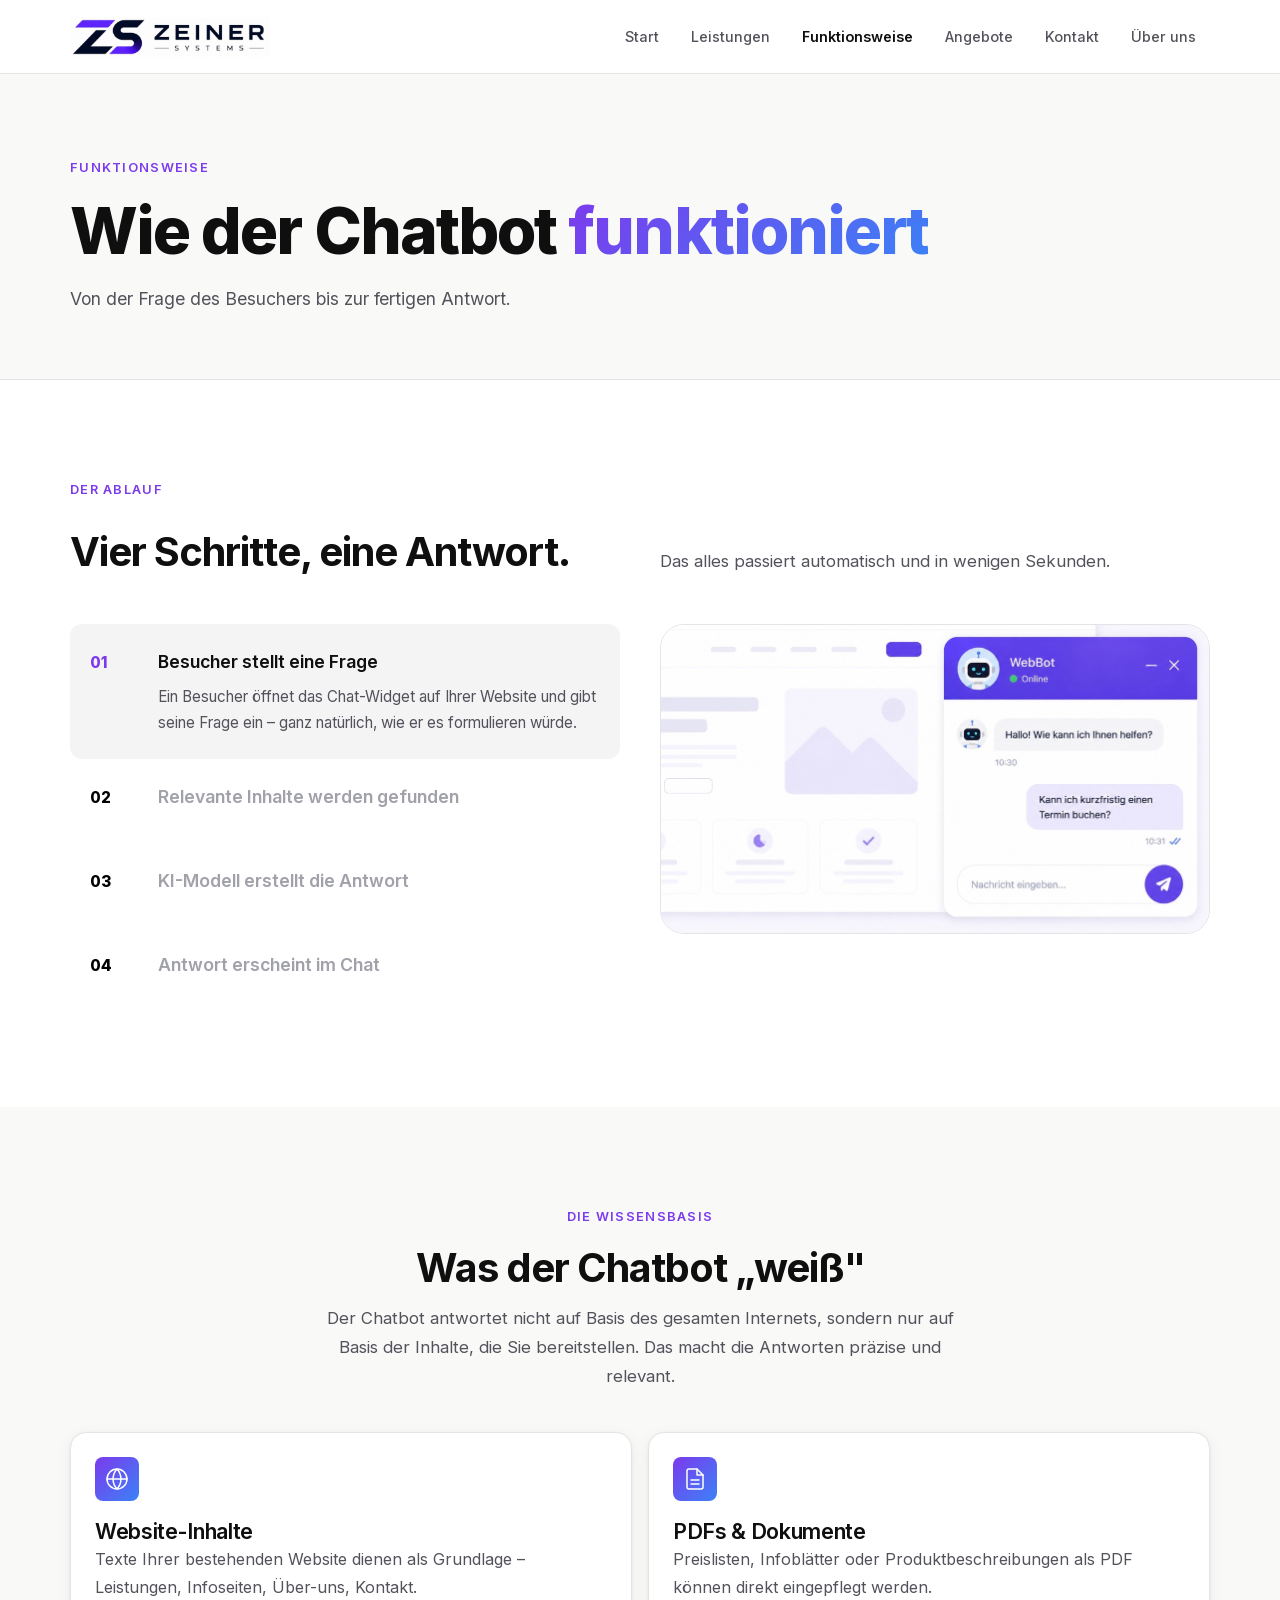
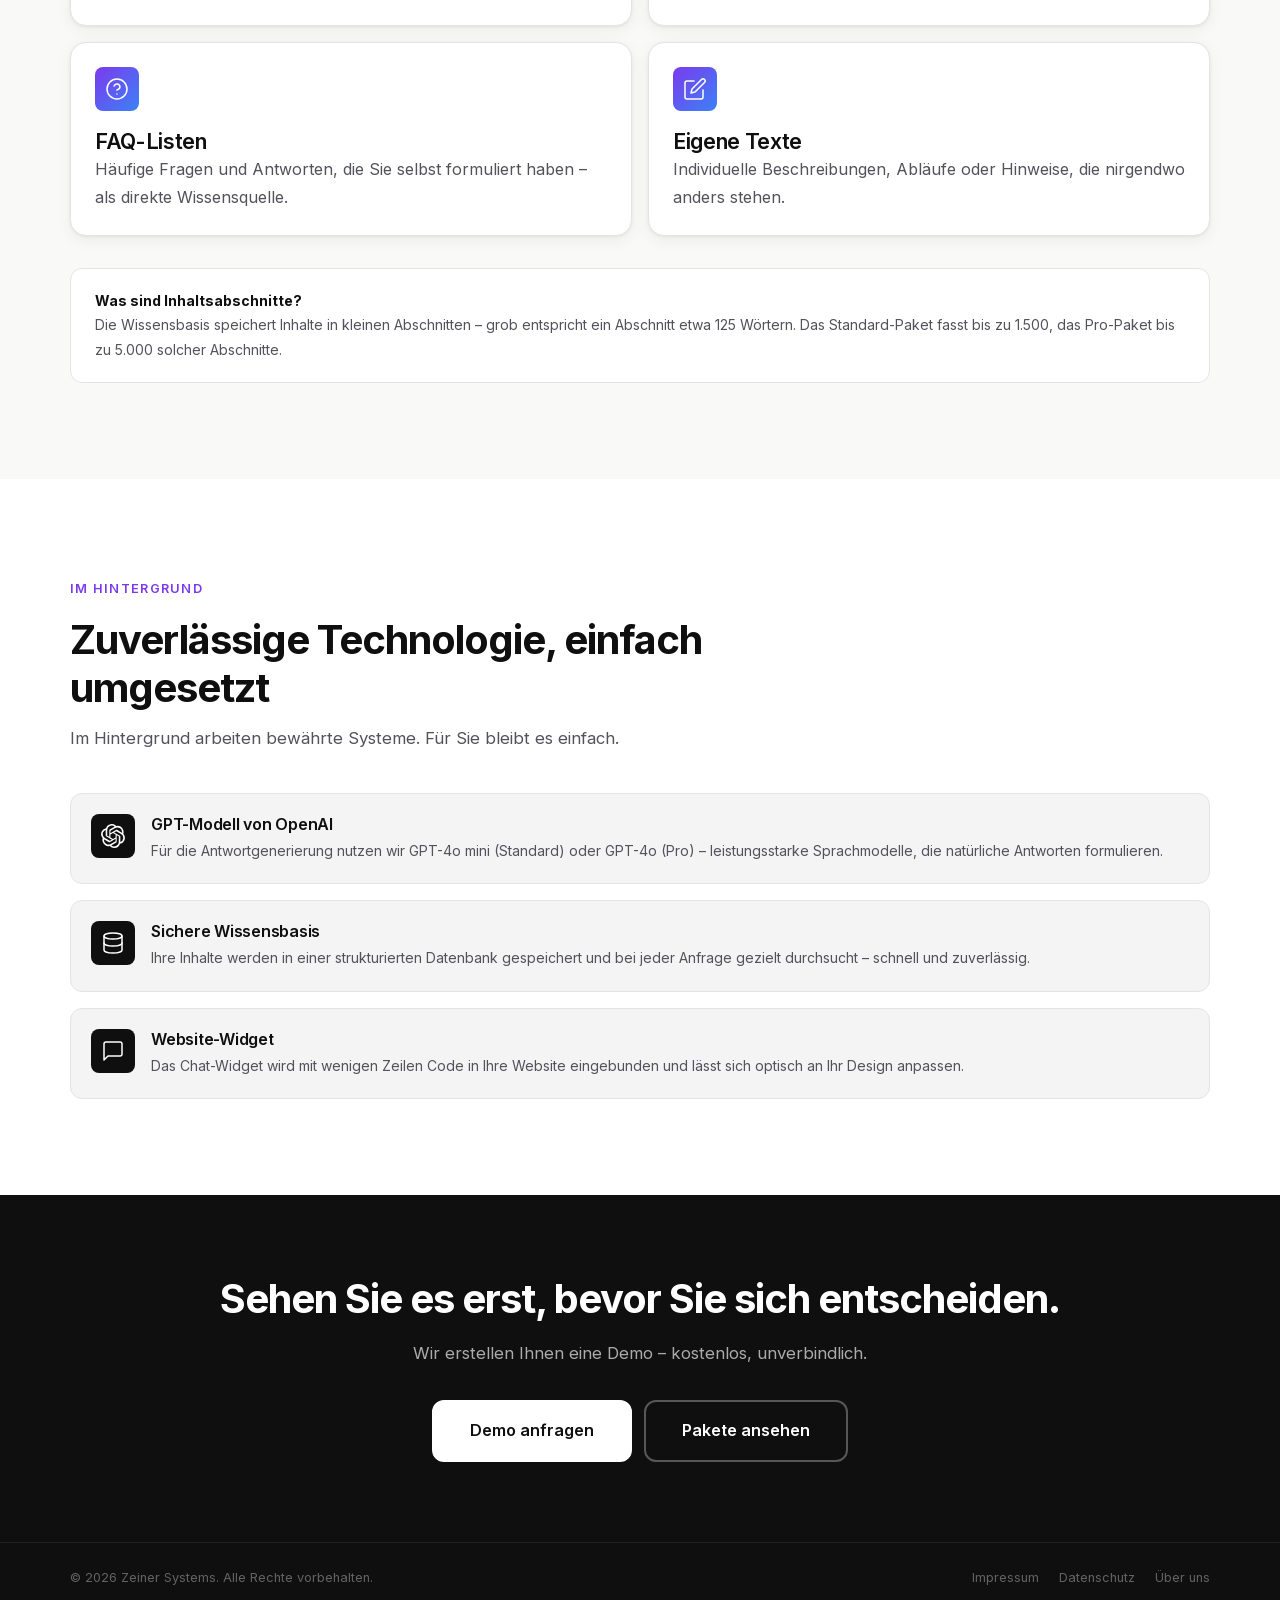
<file: funktionsweise.html>
<!DOCTYPE html>
<html lang="de">
<head>
  <meta charset="UTF-8" />
  <meta name="viewport" content="width=device-width, initial-scale=1.0" />
  <title>Funktionsweise – Zeiner Systems</title>
  <meta name="description" content="So funktioniert der KI-Chatbot von Zeiner Systems: vom Besucher zur Antwort in Sekunden." />
  <link rel="icon" type="image/png" href="assets/favicon.png" />
  <link rel="apple-touch-icon" href="assets/apple-touch-icon.png" />

  <!-- Open Graph / Social Preview (og:image-URL nach Domain-Umzug anpassen) -->
  <meta property="og:type" content="website" />
  <meta property="og:site_name" content="Zeiner Systems" />
  <meta property="og:title" content="Funktionsweise – Zeiner Systems" />
  <meta property="og:description" content="So funktioniert der KI-Chatbot von Zeiner Systems: vom Besucher zur Antwort in Sekunden." />
  <meta property="og:image" content="https://dominikzeiner07-cell.github.io/zeinersystems-website.new/assets/og-image.jpg" />
  <meta property="og:locale" content="de_AT" />
  <meta name="twitter:card" content="summary_large_image" />
  <link rel="stylesheet" href="css/style.css?v=3" />
</head>
<body>

  <nav class="nav" role="navigation" aria-label="Hauptnavigation">
    <div class="container">
      <div class="nav-inner">
        <a href="index.html" class="nav-logo"><img src="assets/logo.final.png" alt="Zeiner Systems" width="601" height="120" class="nav-logo-img" /></a>
        <div class="nav-links">
          <a href="index.html">Start</a>
          <a href="leistungen.html">Leistungen</a>
          <a href="funktionsweise.html" class="active">Funktionsweise</a>
          <a href="angebote.html">Angebote</a>
          <a href="kontakt.html">Kontakt</a>
          <a href="ueber-uns.html">Über uns</a>
        </div>
        <div class="nav-cta">
          <a href="angebote.html" class="btn btn-outline btn-sm">Pakete ansehen</a>
          <a href="kontakt.html" class="btn btn-primary btn-sm">Kontakt aufnehmen</a>
        </div>
        <button class="nav-hamburger" id="hamburgerBtn" aria-label="Menü öffnen" aria-expanded="false" aria-controls="mobileMenu">
          <span></span><span></span><span></span>
        </button>
      </div>
    </div>
  </nav>

  <div class="mobile-menu" id="mobileMenu">
    <a href="index.html">Start</a>
    <a href="leistungen.html">Leistungen & Ablauf</a>
    <a href="funktionsweise.html">Funktionsweise</a>
    <a href="angebote.html">Angebote</a>
    <a href="kontakt.html">Kontakt</a>
    <a href="ueber-uns.html">Über uns</a>
    <div class="mobile-menu-cta">
      <a href="angebote.html" class="btn btn-outline btn-full">Pakete ansehen</a>
      <a href="kontakt.html" class="btn btn-primary btn-full">Kontakt aufnehmen</a>
    </div>
  </div>

  <main>

    <!-- Page Hero -->
    <section class="page-hero">
      <div class="container">
        <div class="section-label">Funktionsweise</div>
        <h1>Wie der Chatbot <span class="gradient-text">funktioniert</span></h1>
        <p>Von der Frage des Besuchers bis zur fertigen Antwort.</p>
      </div>
    </section>

    <!-- Flow Steps -->
    <section class="ps-section">
      <div class="container">

        <div class="ps-header">
          <div class="ps-header-left">
            <span class="section-label">Der Ablauf</span>
            <h2>Vier Schritte, eine Antwort.</h2>
          </div>
          <div class="ps-header-right">
            <p>Das alles passiert automatisch und in wenigen Sekunden.</p>
          </div>
        </div>

        <div class="ps-split">

          <!-- Left: Steps -->
          <div class="ps-steps">

            <button class="ps-step active" data-step="1" aria-pressed="true">
              <span class="ps-num">01</span>
              <div class="ps-step-body">
                <span class="ps-step-title">Besucher stellt eine Frage</span>
                <p class="ps-step-desc">Ein Besucher öffnet das Chat-Widget auf Ihrer Website und gibt seine Frage ein – ganz natürlich, wie er es formulieren würde.</p>
              </div>
            </button>

            <button class="ps-step" data-step="2" aria-pressed="false">
              <span class="ps-num">02</span>
              <div class="ps-step-body">
                <span class="ps-step-title">Relevante Inhalte werden gefunden</span>
                <p class="ps-step-desc">Das System durchsucht die hinterlegten Inhalte – Ihre Website-Texte, FAQs, PDFs – und findet die Abschnitte, die am besten zur Frage passen.</p>
              </div>
            </button>

            <button class="ps-step" data-step="3" aria-pressed="false">
              <span class="ps-num">03</span>
              <div class="ps-step-body">
                <span class="ps-step-title">KI-Modell erstellt die Antwort</span>
                <p class="ps-step-desc">Die gefundenen Inhalte werden zusammen mit der Frage an ein KI-Modell (GPT-4o mini oder GPT-4o) übergeben. Das Modell formuliert daraus eine verständliche, natürlichsprachige Antwort.</p>
              </div>
            </button>

            <button class="ps-step" data-step="4" aria-pressed="false">
              <span class="ps-num">04</span>
              <div class="ps-step-body">
                <span class="ps-step-title">Antwort erscheint im Chat</span>
                <p class="ps-step-desc">Die fertige Antwort erscheint direkt im Chatfenster auf Ihrer Website – sofort, ohne Wartezeit.</p>
              </div>
            </button>

          </div>

          <!-- Right: Visual Panel -->
          <div class="ps-visual-panel" aria-hidden="true">

            <div class="ps-visual active" data-visual="1">
              <img src="assets/funktionsweise1.jpg" alt="Besucher stellt eine Frage" width="1100" height="619" loading="lazy" class="ps-visual-img" />
            </div>
            <div class="ps-visual" data-visual="2">
              <img src="assets/funktionsweise2.jpg" alt="Relevante Inhalte werden gefunden" width="1100" height="619" loading="lazy" class="ps-visual-img" />
            </div>
            <div class="ps-visual" data-visual="3">
              <img src="assets/funktionsweise3.jpg" alt="KI-Modell erstellt die Antwort" width="1100" height="619" loading="lazy" class="ps-visual-img" />
            </div>
            <div class="ps-visual" data-visual="4">
              <img src="assets/funktionsweise4.jpg" alt="Antwort erscheint im Chat" width="1100" height="619" loading="lazy" class="ps-visual-img" />
            </div>

          </div>

        </div>
      </div>
    </section>

    <!-- Wissensbasis erklärt -->
    <section class="bg-off-white">
      <div class="container">
        <div class="section-header centered">
          <div class="section-label">Die Wissensbasis</div>
          <h2>Was der Chatbot „weiß"</h2>
          <p>Der Chatbot antwortet nicht auf Basis des gesamten Internets, sondern nur auf Basis der Inhalte, die Sie bereitstellen. Das macht die Antworten präzise und relevant.</p>
        </div>

        <div class="tech-grid">
          <div class="card">
            <div class="card-icon dark">
              <svg width="100%" height="100%" viewBox="0 0 24 24" fill="none" stroke="white" stroke-width="1.5" stroke-linecap="round" stroke-linejoin="round"><circle cx="12" cy="12" r="10"/><line x1="2" y1="12" x2="22" y2="12"/><path d="M12 2a15.3 15.3 0 0 1 4 10 15.3 15.3 0 0 1-4 10 15.3 15.3 0 0 1-4-10 15.3 15.3 0 0 1 4-10z"/></svg>
            </div>
            <h3>Website-Inhalte</h3>
            <p>Texte Ihrer bestehenden Website dienen als Grundlage – Leistungen, Infoseiten, Über-uns, Kontakt.</p>
          </div>
          <div class="card">
            <div class="card-icon dark">
              <svg width="100%" height="100%" viewBox="0 0 24 24" fill="none" stroke="white" stroke-width="1.5" stroke-linecap="round" stroke-linejoin="round"><path d="M14 2H6a2 2 0 0 0-2 2v16a2 2 0 0 0 2 2h12a2 2 0 0 0 2-2V8z"/><polyline points="14 2 14 8 20 8"/><line x1="16" y1="13" x2="8" y2="13"/><line x1="16" y1="17" x2="8" y2="17"/></svg>
            </div>
            <h3>PDFs & Dokumente</h3>
            <p>Preislisten, Infoblätter oder Produktbeschreibungen als PDF können direkt eingepflegt werden.</p>
          </div>
          <div class="card">
            <div class="card-icon dark">
              <svg width="100%" height="100%" viewBox="0 0 24 24" fill="none" stroke="white" stroke-width="1.5" stroke-linecap="round" stroke-linejoin="round"><circle cx="12" cy="12" r="10"/><path d="M9.09 9a3 3 0 0 1 5.83 1c0 2-3 3-3 3"/><line x1="12" y1="17" x2="12.01" y2="17"/></svg>
            </div>
            <h3>FAQ-Listen</h3>
            <p>Häufige Fragen und Antworten, die Sie selbst formuliert haben – als direkte Wissensquelle.</p>
          </div>
          <div class="card">
            <div class="card-icon dark">
              <svg width="100%" height="100%" viewBox="0 0 24 24" fill="none" stroke="white" stroke-width="1.5" stroke-linecap="round" stroke-linejoin="round"><path d="M11 4H4a2 2 0 0 0-2 2v14a2 2 0 0 0 2 2h14a2 2 0 0 0 2-2v-7"/><path d="M18.5 2.5a2.121 2.121 0 0 1 3 3L12 15l-4 1 1-4 9.5-9.5z"/></svg>
            </div>
            <h3>Eigene Texte</h3>
            <p>Individuelle Beschreibungen, Abläufe oder Hinweise, die nirgendwo anders stehen.</p>
          </div>
        </div>

        <div class="info-box on-gray mt-8">
          <p>
            <strong>Was sind Inhaltsabschnitte?</strong><br />
            Die Wissensbasis speichert Inhalte in kleinen Abschnitten – grob entspricht ein Abschnitt etwa 125 Wörtern. Das Standard-Paket fasst bis zu 1.500, das Pro-Paket bis zu 5.000 solcher Abschnitte.
          </p>
        </div>
      </div>
    </section>

    <!-- Technologie -->
    <section class="bg-white">
      <div class="container">
        <div class="section-header">
          <div class="section-label">Im Hintergrund</div>
          <h2>Zuverlässige Technologie, einfach umgesetzt</h2>
          <p>Im Hintergrund arbeiten bewährte Systeme. Für Sie bleibt es einfach.</p>
        </div>

        <div class="tech-list">
          <div class="tech-item">
            <div class="tech-item-icon">
              <svg width="100%" height="100%" viewBox="0 0 24 24" fill="white" xmlns="http://www.w3.org/2000/svg"><path d="M22.282 9.821a5.985 5.985 0 0 0-.516-4.91 6.046 6.046 0 0 0-6.51-2.9A6.065 6.065 0 0 0 4.981 4.18a5.985 5.985 0 0 0-3.998 2.9 6.046 6.046 0 0 0 .743 7.097 5.98 5.98 0 0 0 .51 4.911 6.051 6.051 0 0 0 6.515 2.9A5.985 5.985 0 0 0 13.26 24a6.056 6.056 0 0 0 5.772-4.206 5.99 5.99 0 0 0 3.997-2.9 6.056 6.056 0 0 0-.747-7.073zM13.26 22.43a4.476 4.476 0 0 1-2.876-1.04l.141-.081 4.779-2.758a.795.795 0 0 0 .392-.681v-6.737l2.02 1.168a.071.071 0 0 1 .038.052v5.583a4.504 4.504 0 0 1-4.494 4.494zM3.6 18.304a4.47 4.47 0 0 1-.535-3.014l.142.085 4.783 2.759a.771.771 0 0 0 .78 0l5.843-3.369v2.332a.08.08 0 0 1-.033.062L9.74 19.95a4.5 4.5 0 0 1-6.14-1.646zM2.34 7.896a4.485 4.485 0 0 1 2.366-1.973V11.6a.766.766 0 0 0 .388.676l5.815 3.355-2.02 1.168a.076.076 0 0 1-.071 0l-4.83-2.786A4.504 4.504 0 0 1 2.34 7.872zm16.597 3.855l-5.843-3.369 2.02-1.168a.076.076 0 0 1 .071 0l4.83 2.786a4.494 4.494 0 0 1-.676 8.105v-5.678a.79.79 0 0 0-.402-.676zm2.01-3.023l-.141-.085-4.774-2.782a.776.776 0 0 0-.785 0L9.409 9.23V6.897a.066.066 0 0 1 .028-.061l4.83-2.787a4.5 4.5 0 0 1 6.68 4.66zm-12.64 4.135l-2.02-1.164a.08.08 0 0 1-.038-.057V6.075a4.5 4.5 0 0 1 7.375-3.453l-.142.08L8.704 5.46a.795.795 0 0 0-.393.681zm1.097-2.365l2.602-1.5 2.607 1.5v2.993l-2.597 1.5-2.607-1.5z"/></svg>
            </div>
            <div>
              <h3>GPT-Modell von OpenAI</h3>
              <p>Für die Antwortgenerierung nutzen wir GPT-4o mini (Standard) oder GPT-4o (Pro) – leistungsstarke Sprachmodelle, die natürliche Antworten formulieren.</p>
            </div>
          </div>
          <div class="tech-item">
            <div class="tech-item-icon">
              <svg width="100%" height="100%" viewBox="0 0 24 24" fill="none" stroke="white" stroke-width="1.5" stroke-linecap="round" stroke-linejoin="round"><ellipse cx="12" cy="5" rx="9" ry="3"/><path d="M21 12c0 1.66-4 3-9 3s-9-1.34-9-3"/><path d="M3 5v14c0 1.66 4 3 9 3s9-1.34 9-3V5"/></svg>
            </div>
            <div>
              <h3>Sichere Wissensbasis</h3>
              <p>Ihre Inhalte werden in einer strukturierten Datenbank gespeichert und bei jeder Anfrage gezielt durchsucht – schnell und zuverlässig.</p>
            </div>
          </div>
          <div class="tech-item">
            <div class="tech-item-icon">
              <svg width="100%" height="100%" viewBox="0 0 24 24" fill="none" stroke="white" stroke-width="1.5" stroke-linecap="round" stroke-linejoin="round"><path d="M21 15a2 2 0 0 1-2 2H7l-4 4V5a2 2 0 0 1 2-2h14a2 2 0 0 1 2 2z"/></svg>
            </div>
            <div>
              <h3>Website-Widget</h3>
              <p>Das Chat-Widget wird mit wenigen Zeilen Code in Ihre Website eingebunden und lässt sich optisch an Ihr Design anpassen.</p>
            </div>
          </div>
        </div>
      </div>
    </section>

    <!-- CTA -->
    <section class="cta-banner">
      <div class="container">
        <h2>Sehen Sie es erst, bevor Sie sich entscheiden.</h2>
        <p>Wir erstellen Ihnen eine Demo – kostenlos, unverbindlich.</p>
        <div class="cta-banner-actions">
          <a href="kontakt.html" class="btn btn-white btn-lg btn-full">Demo anfragen</a>
          <a href="angebote.html" class="btn btn-outline-white btn-lg btn-full">Pakete ansehen</a>
        </div>
      </div>
    </section>

  </main>

  <footer class="footer">
    <div class="container">
      <div class="footer-bottom">
        <p>© 2026 Zeiner Systems. Alle Rechte vorbehalten.</p>
        <div class="footer-bottom-links">
          <a href="#">Impressum</a>
          <a href="#">Datenschutz</a>
          <a href="ueber-uns.html">Über uns</a>
        </div>
      </div>
    </div>
  </footer>

  <script src="js/main.js"></script>

  <!-- Chatbot Widget -->
  <script>
    window.CHATBOT_WIDGET_KEY = "09d710cf1a7bf41807ad0d36d79ad70b";
    window.CHATBOT_API_BASE = "https://chatbot-backend-iqma.onrender.com";
  </script>
  <script src="https://dominikzeiner07-cell.github.io/chatbot-widget/widget.js" defer></script>
</body>
</html>
</file>
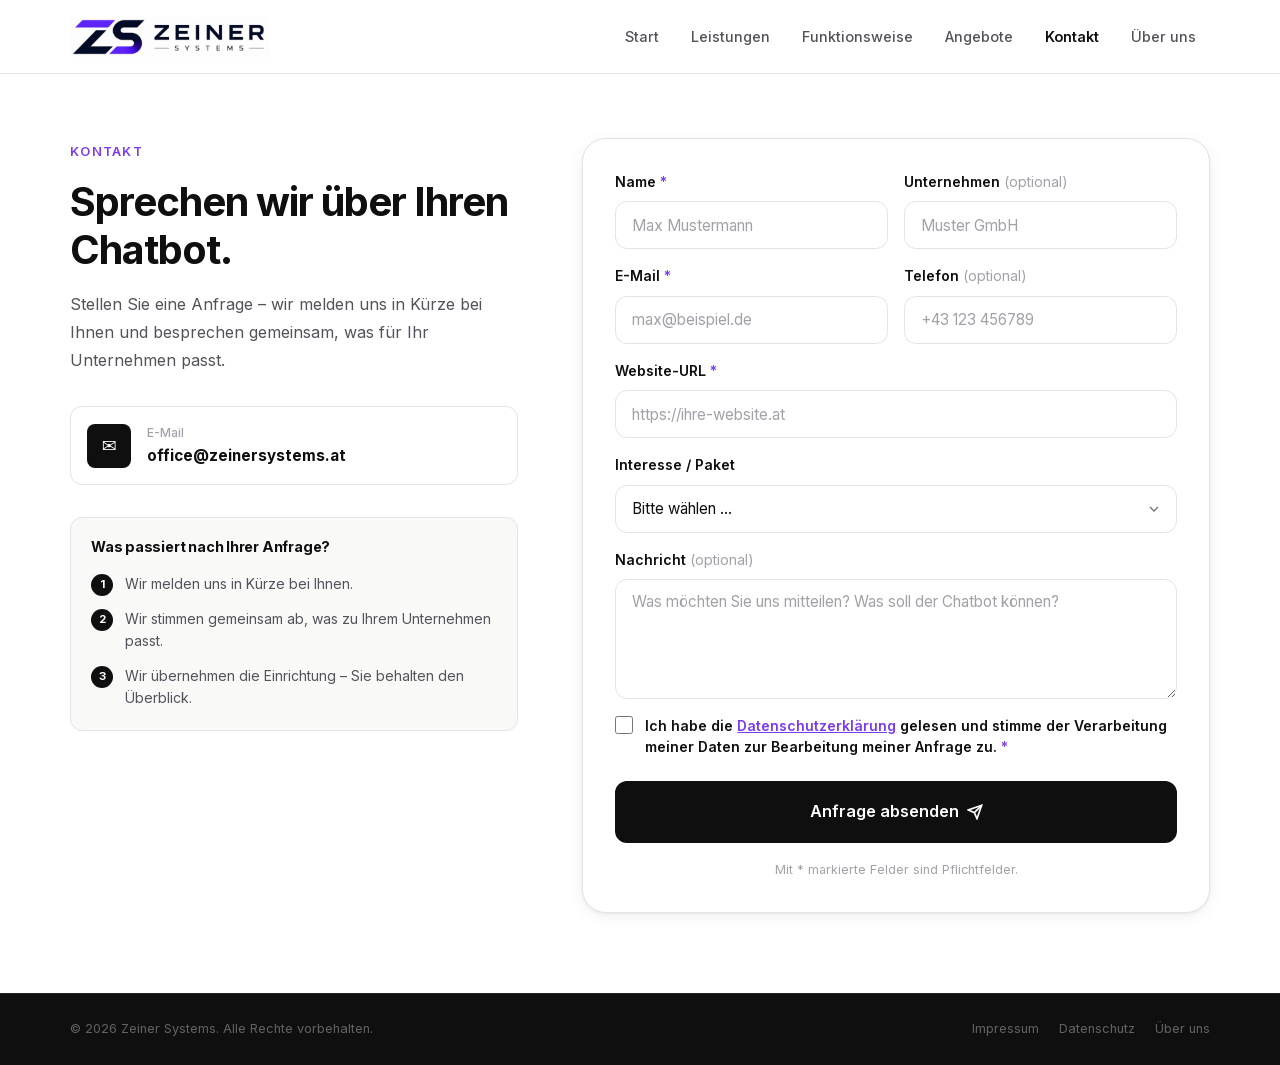
<file: kontakt.html>
<!DOCTYPE html>
<html lang="de">
<head>
  <meta charset="UTF-8" />
  <meta name="viewport" content="width=device-width, initial-scale=1.0" />
  <title>Kontakt – Zeiner Systems</title>
  <meta name="description" content="Nehmen Sie Kontakt zu Zeiner Systems auf. Wir beraten Sie gerne zu Ihrem Website-Chatbot." />
  <link rel="icon" type="image/png" href="assets/favicon.png" />
  <link rel="apple-touch-icon" href="assets/apple-touch-icon.png" />

  <!-- Open Graph / Social Preview (og:image-URL nach Domain-Umzug anpassen) -->
  <meta property="og:type" content="website" />
  <meta property="og:site_name" content="Zeiner Systems" />
  <meta property="og:title" content="Kontakt – Zeiner Systems" />
  <meta property="og:description" content="Nehmen Sie Kontakt zu Zeiner Systems auf. Wir beraten Sie gerne zu Ihrem Website-Chatbot." />
  <meta property="og:image" content="https://dominikzeiner07-cell.github.io/zeinersystems-website.new/assets/og-image.jpg" />
  <meta property="og:locale" content="de_AT" />
  <meta name="twitter:card" content="summary_large_image" />
  <link rel="stylesheet" href="css/style.css?v=3" />
</head>
<body>

  <nav class="nav" role="navigation" aria-label="Hauptnavigation">
    <div class="container">
      <div class="nav-inner">
        <a href="index.html" class="nav-logo"><img src="assets/logo.final.png" alt="Zeiner Systems" width="601" height="120" class="nav-logo-img" /></a>
        <div class="nav-links">
          <a href="index.html">Start</a>
          <a href="leistungen.html">Leistungen</a>
          <a href="funktionsweise.html">Funktionsweise</a>
          <a href="angebote.html">Angebote</a>
          <a href="kontakt.html" class="active">Kontakt</a>
          <a href="ueber-uns.html">Über uns</a>
        </div>
        <div class="nav-cta">
          <a href="angebote.html" class="btn btn-outline btn-sm">Pakete ansehen</a>
          <a href="kontakt.html" class="btn btn-primary btn-sm">Kontakt aufnehmen</a>
        </div>
        <button class="nav-hamburger" id="hamburgerBtn" aria-label="Menü öffnen" aria-expanded="false" aria-controls="mobileMenu">
          <span></span><span></span><span></span>
        </button>
      </div>
    </div>
  </nav>

  <div class="mobile-menu" id="mobileMenu">
    <a href="index.html">Start</a>
    <a href="leistungen.html">Leistungen & Ablauf</a>
    <a href="funktionsweise.html">Funktionsweise</a>
    <a href="angebote.html">Angebote</a>
    <a href="kontakt.html">Kontakt</a>
    <a href="ueber-uns.html">Über uns</a>
    <div class="mobile-menu-cta">
      <a href="angebote.html" class="btn btn-outline btn-full">Pakete ansehen</a>
      <a href="kontakt.html" class="btn btn-primary btn-full">Kontakt aufnehmen</a>
    </div>
  </div>

  <main>

    <section class="contact-section">
      <div class="container">
        <div class="contact-layout">

          <!-- Left: Info -->
          <div class="contact-info">
            <div class="section-label">Kontakt</div>
            <h2>Sprechen wir über Ihren Chatbot.</h2>
            <p>Stellen Sie eine Anfrage – wir melden uns in Kürze bei Ihnen und besprechen gemeinsam, was für Ihr Unternehmen passt.</p>

            <div class="mt-8">
              <a href="mailto:office@zeinersystems.at" class="contact-method">
                <div class="contact-method-icon">✉️</div>
                <div class="contact-method-text">
                  <span>E-Mail</span>
                  <strong>office@zeinersystems.at</strong>
                </div>
              </a>
            </div>

            <!-- Was passiert nach der Anfrage -->
            <div class="next-steps">
              <h3>Was passiert nach Ihrer Anfrage?</h3>
              <ul>
                <li>
                  <span class="step-num">1</span>
                  Wir melden uns in Kürze bei Ihnen.
                </li>
                <li>
                  <span class="step-num">2</span>
                  Wir stimmen gemeinsam ab, was zu Ihrem Unternehmen passt.
                </li>
                <li>
                  <span class="step-num">3</span>
                  Wir übernehmen die Einrichtung – Sie behalten den Überblick.
                </li>
              </ul>
            </div>

          </div>

          <!-- Right: Form -->
          <div class="contact-form-card">

            <form id="contactForm" action="https://formspree.io/f/xredbkvr" method="POST" novalidate>

              <div class="form-row">
                <div class="form-group">
                  <label for="name">Name <span class="required">*</span></label>
                  <input type="text" id="name" name="name" class="form-input" placeholder="Max Mustermann" required autocomplete="name" />
                </div>
                <div class="form-group">
                  <label for="company">Unternehmen <span class="optional">(optional)</span></label>
                  <input type="text" id="company" name="company" class="form-input" placeholder="Muster GmbH" autocomplete="organization" />
                </div>
              </div>

              <div class="form-row">
                <div class="form-group">
                  <label for="email">E-Mail <span class="required">*</span></label>
                  <input type="email" id="email" name="email" class="form-input" placeholder="max@beispiel.de" required autocomplete="email" />
                </div>
                <div class="form-group">
                  <label for="phone">Telefon <span class="optional">(optional)</span></label>
                  <input type="tel" id="phone" name="phone" class="form-input" placeholder="+43 123 456789" autocomplete="tel" />
                </div>
              </div>

              <div class="form-group">
                <label for="website">Website-URL <span class="required">*</span></label>
                <input type="url" id="website" name="website" class="form-input" placeholder="https://ihre-website.at" required autocomplete="url" />
              </div>

              <div class="form-group">
                <label for="package">Interesse / Paket</label>
                <select id="package" name="package" class="form-select">
                  <option value="" disabled selected>Bitte wählen …</option>
                  <option value="standard">Standard – 29 € / Monat</option>
                  <option value="pro">Pro – 49 € / Monat</option>
                  <option value="unsure">Noch unsicher – bitte beraten</option>
                  <option value="question">Ich habe nur eine Frage</option>
                </select>
              </div>

              <div class="form-group">
                <label for="message">Nachricht <span class="optional">(optional)</span></label>
                <textarea id="message" name="message" class="form-textarea" placeholder="Was möchten Sie uns mitteilen? Was soll der Chatbot können?"></textarea>
              </div>

              <div class="form-group mb-6">
                <label class="form-checkbox">
                  <input type="checkbox" name="privacy" required />
                  <span>Ich habe die <a href="#">Datenschutzerklärung</a> gelesen und stimme der Verarbeitung meiner Daten zur Bearbeitung meiner Anfrage zu. <span class="required">*</span></span>
                </label>
              </div>

              <!-- Honeypot – wird von echten Nutzern nicht ausgefüllt -->
              <input type="text" name="_gotcha" tabindex="-1" style="display:none" />

              <button type="submit" class="btn btn-primary btn-full btn-lg">
                Anfrage absenden
                <svg width="16" height="16" viewBox="0 0 24 24" fill="none" stroke="currentColor" stroke-width="2.5" aria-hidden="true"><line x1="22" y1="2" x2="11" y2="13"></line><polygon points="22 2 15 22 11 13 2 9 22 2"></polygon></svg>
              </button>

              <p class="form-footnote">
                Mit * markierte Felder sind Pflichtfelder.
              </p>

            </form>

            <!-- Success State -->
            <div class="form-success" id="formSuccess">
              <div class="form-success-icon">✅</div>
              <h3>Anfrage erhalten!</h3>
              <p>Vielen Dank – wir melden uns innerhalb eines Werktags bei Ihnen.</p>
              <a href="index.html" class="btn btn-outline">Zurück zur Startseite</a>
            </div>

            <!-- Error State -->
            <div id="formError" class="form-error">
              <p>Beim Senden ist ein Fehler aufgetreten. Bitte versuchen Sie es erneut oder schreiben Sie uns direkt an <a href="mailto:office@zeinersystems.at">office@zeinersystems.at</a>.</p>
            </div>

          </div>

        </div>
      </div>
    </section>

  </main>

  <footer class="footer">
    <div class="container">
      <div class="footer-bottom">
        <p>© 2026 Zeiner Systems. Alle Rechte vorbehalten.</p>
        <div class="footer-bottom-links">
          <a href="#">Impressum</a>
          <a href="#">Datenschutz</a>
          <a href="ueber-uns.html">Über uns</a>
        </div>
      </div>
    </div>
  </footer>

  <script src="js/main.js"></script>

  <!-- Chatbot Widget -->
  <script>
    window.CHATBOT_WIDGET_KEY = "09d710cf1a7bf41807ad0d36d79ad70b";
    window.CHATBOT_API_BASE = "https://chatbot-backend-iqma.onrender.com";
  </script>
  <script src="https://dominikzeiner07-cell.github.io/chatbot-widget/widget.js" defer></script>
</body>
</html>
</file>
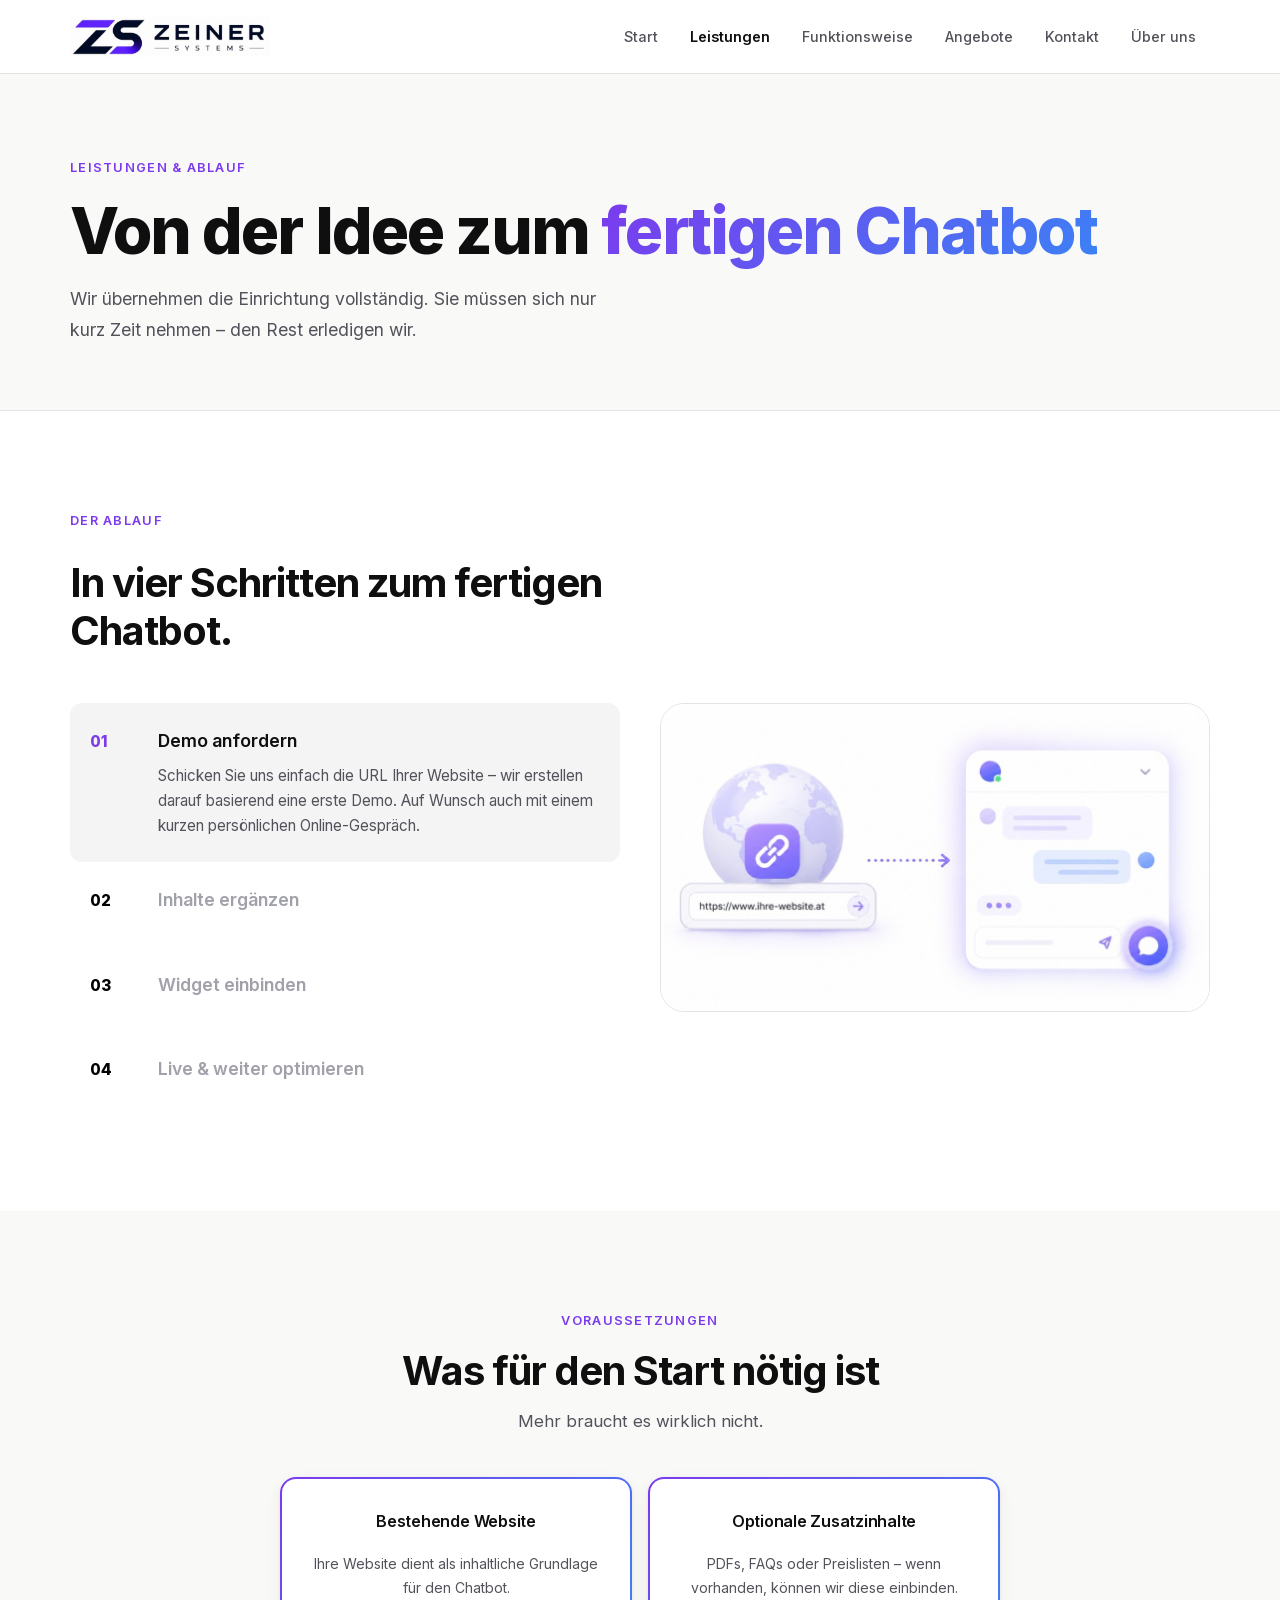
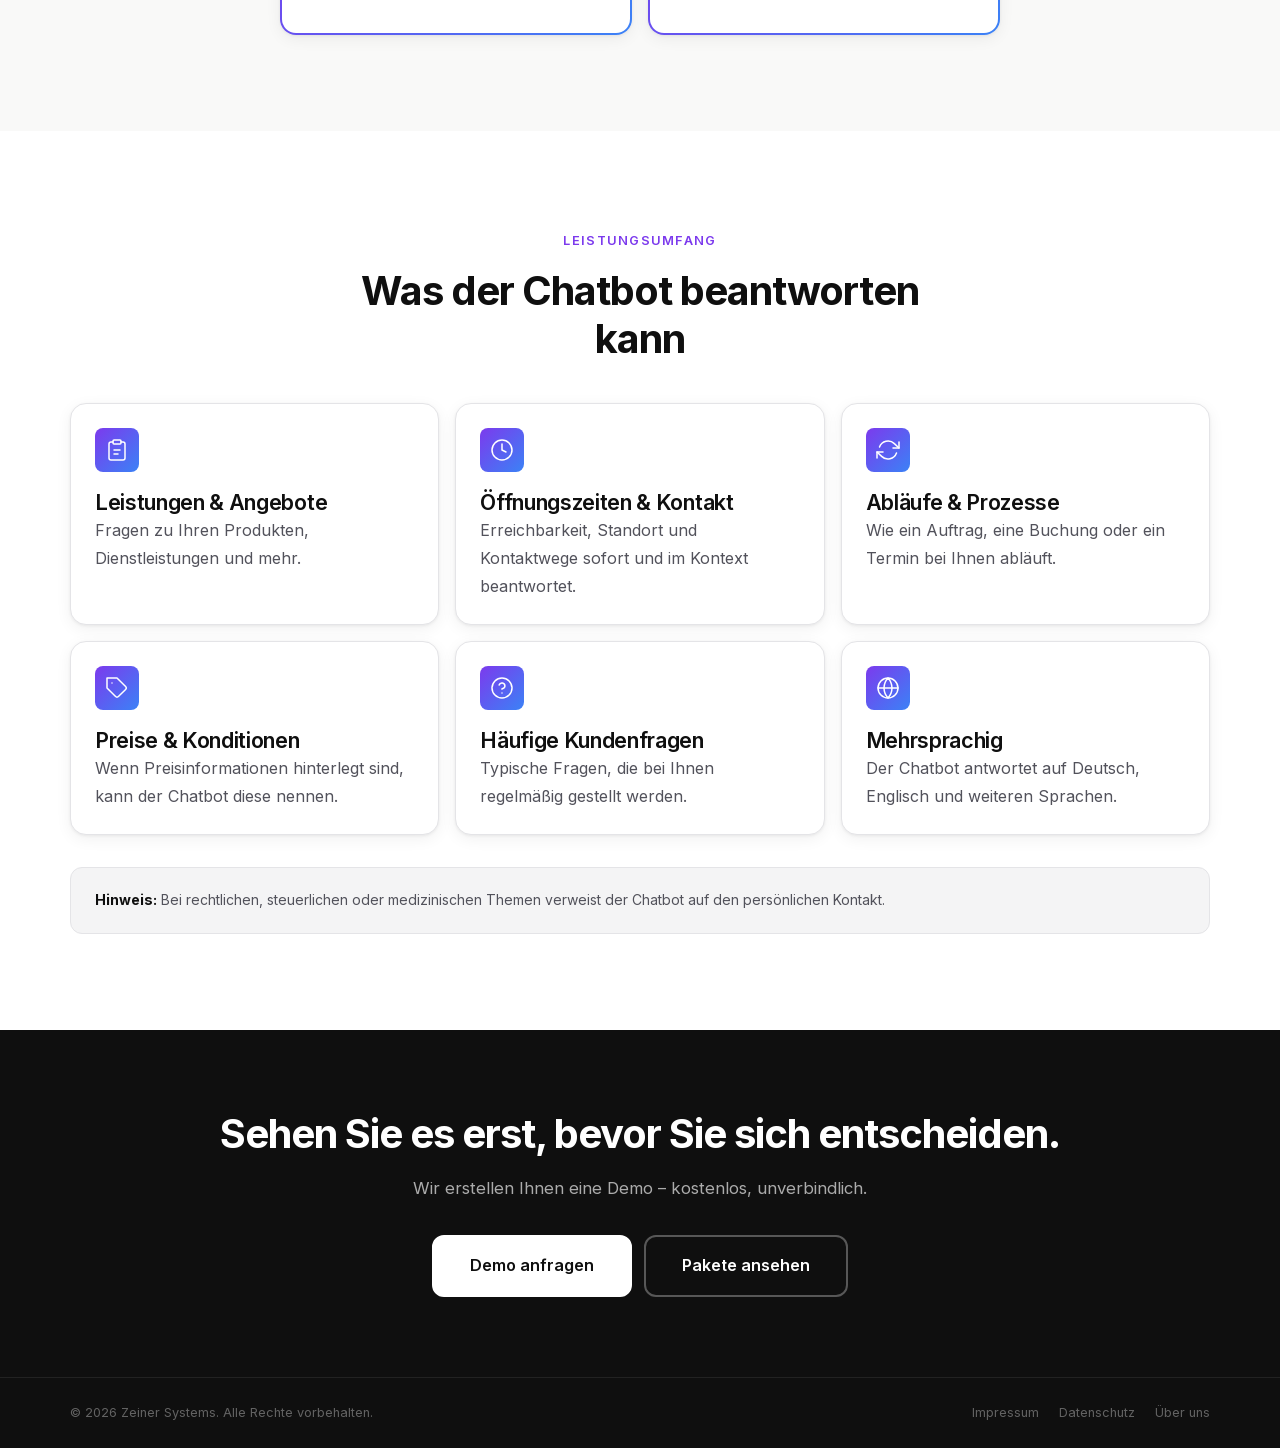
<file: leistungen.html>
<!DOCTYPE html>
<html lang="de">
<head>
  <meta charset="UTF-8" />
  <meta name="viewport" content="width=device-width, initial-scale=1.0" />
  <title>Leistungen & Ablauf – Zeiner Systems</title>
  <meta name="description" content="So läuft die Einrichtung Ihres Website-Chatbots ab: von der Planung über die Einrichtung bis zum Livegang." />
  <link rel="icon" type="image/png" href="assets/favicon.png" />
  <link rel="apple-touch-icon" href="assets/apple-touch-icon.png" />

  <!-- Open Graph / Social Preview (og:image-URL nach Domain-Umzug anpassen) -->
  <meta property="og:type" content="website" />
  <meta property="og:site_name" content="Zeiner Systems" />
  <meta property="og:title" content="Leistungen & Ablauf – Zeiner Systems" />
  <meta property="og:description" content="So läuft die Einrichtung Ihres Website-Chatbots ab: von der Planung über die Einrichtung bis zum Livegang." />
  <meta property="og:image" content="https://dominikzeiner07-cell.github.io/zeinersystems-website.new/assets/og-image.jpg" />
  <meta property="og:locale" content="de_AT" />
  <meta name="twitter:card" content="summary_large_image" />
  <link rel="stylesheet" href="css/style.css?v=3" />
</head>
<body>

  <nav class="nav" role="navigation" aria-label="Hauptnavigation">
    <div class="container">
      <div class="nav-inner">
        <a href="index.html" class="nav-logo"><img src="assets/logo.final.png" alt="Zeiner Systems" width="601" height="120" class="nav-logo-img" /></a>
        <div class="nav-links">
          <a href="index.html">Start</a>
          <a href="leistungen.html" class="active">Leistungen</a>
          <a href="funktionsweise.html">Funktionsweise</a>
          <a href="angebote.html">Angebote</a>
          <a href="kontakt.html">Kontakt</a>
          <a href="ueber-uns.html">Über uns</a>
        </div>
        <div class="nav-cta">
          <a href="angebote.html" class="btn btn-outline btn-sm">Pakete ansehen</a>
          <a href="kontakt.html" class="btn btn-primary btn-sm">Kontakt aufnehmen</a>
        </div>
        <button class="nav-hamburger" id="hamburgerBtn" aria-label="Menü öffnen" aria-expanded="false" aria-controls="mobileMenu">
          <span></span><span></span><span></span>
        </button>
      </div>
    </div>
  </nav>

  <div class="mobile-menu" id="mobileMenu">
    <a href="index.html">Start</a>
    <a href="leistungen.html">Leistungen & Ablauf</a>
    <a href="funktionsweise.html">Funktionsweise</a>
    <a href="angebote.html">Angebote</a>
    <a href="kontakt.html">Kontakt</a>
    <a href="ueber-uns.html">Über uns</a>
    <div class="mobile-menu-cta">
      <a href="angebote.html" class="btn btn-outline btn-full">Pakete ansehen</a>
      <a href="kontakt.html" class="btn btn-primary btn-full">Kontakt aufnehmen</a>
    </div>
  </div>

  <main>

    <!-- Page Hero -->
    <section class="page-hero">
      <div class="container">
        <div class="section-label">Leistungen & Ablauf</div>
        <h1>Von der Idee zum <span class="gradient-text">fertigen Chatbot</span></h1>
        <p>Wir übernehmen die Einrichtung vollständig. Sie müssen sich nur kurz Zeit nehmen – den Rest erledigen wir.</p>
      </div>
    </section>

    <!-- Process Steps -->
    <section class="ps-section">
      <div class="container">

        <div class="ps-header">
          <div class="ps-header-left">
            <span class="section-label">Der Ablauf</span>
            <h2>In vier Schritten zum fertigen Chatbot.</h2>
          </div>
          <div class="ps-header-right">
            <p></p>
          </div>
        </div>

        <div class="ps-split">

          <!-- Left: Steps -->
          <div class="ps-steps">

            <button class="ps-step active" data-step="1" aria-pressed="true">
              <span class="ps-num">01</span>
              <div class="ps-step-body">
                <span class="ps-step-title">Demo anfordern</span>
                <p class="ps-step-desc">Schicken Sie uns einfach die URL Ihrer Website – wir erstellen darauf basierend eine erste Demo. Auf Wunsch auch mit einem kurzen persönlichen Online-Gespräch.</p>
              </div>
            </button>

            <button class="ps-step" data-step="2" aria-pressed="false">
              <span class="ps-num">02</span>
              <div class="ps-step-body">
                <span class="ps-step-title">Inhalte ergänzen</span>
                <p class="ps-step-desc">Wer möchte, schickt uns weitere Unterlagen – PDFs, FAQs oder Preislisten per Mail. Je mehr wir wissen, desto besser wird der Chatbot.</p>
              </div>
            </button>

            <button class="ps-step" data-step="3" aria-pressed="false">
              <span class="ps-num">03</span>
              <div class="ps-step-body">
                <span class="ps-step-title">Widget einbinden</span>
                <p class="ps-step-desc">Das Chat-Widget wird in Ihre Website integriert und optisch angepasst. Sie sehen alles vor dem Livegang.</p>
              </div>
            </button>

            <button class="ps-step" data-step="4" aria-pressed="false">
              <span class="ps-num">04</span>
              <div class="ps-step-body">
                <span class="ps-step-title">Live & weiter optimieren</span>
                <p class="ps-step-desc">Sobald der Chatbot live ist, beantwortet er Kundenfragen direkt auf Ihrer Website. Inhalte können jederzeit ergänzt werden.</p>
              </div>
            </button>

          </div>

          <!-- Right: Visual Panel -->
          <div class="ps-visual-panel" aria-hidden="true">

            <div class="ps-visual active" data-visual="1">
              <img src="assets/schritt1.jpg" alt="Demo anfordern" width="1100" height="619" loading="lazy" class="ps-visual-img" />
            </div>
            <div class="ps-visual" data-visual="2">
              <img src="assets/schritt2.jpg" alt="Inhalte ergänzen" width="1100" height="619" loading="lazy" class="ps-visual-img" />
            </div>
            <div class="ps-visual" data-visual="3">
              <img src="assets/schritt3.jpg" alt="Widget einbinden" width="1100" height="619" loading="lazy" class="ps-visual-img" />
            </div>
            <div class="ps-visual" data-visual="4">
              <img src="assets/schritt4.jpg" alt="Live & weiter optimieren" width="1100" height="619" loading="lazy" class="ps-visual-img" />
            </div>

          </div>

        </div>
      </div>
    </section>

    <!-- Was wir brauchen -->
    <section class="bg-off-white">
      <div class="container">
        <div class="section-header centered">
          <div class="section-label">Voraussetzungen</div>
          <h2>Was für den Start nötig ist</h2>
          <p>Mehr braucht es wirklich nicht.</p>
        </div>

        <div class="requirements-grid">
          <div class="req-item">
            <h3>Bestehende Website</h3>
            <p>Ihre Website dient als inhaltliche Grundlage für den Chatbot.</p>
          </div>
          <div class="req-item">
            <h3>Optionale Zusatzinhalte</h3>
            <p>PDFs, FAQs oder Preislisten – wenn vorhanden, können wir diese einbinden.</p>
          </div>
        </div>
      </div>
    </section>

    <!-- Was der Chatbot kann -->
    <section class="bg-white">
      <div class="container">
        <div class="section-header centered">
          <div class="section-label">Leistungsumfang</div>
          <h2>Was der Chatbot beantworten kann</h2>
        </div>

        <div class="features-grid">
          <div class="card">
            <div class="card-icon dark">
              <svg width="100%" height="100%" viewBox="0 0 24 24" fill="none" stroke="white" stroke-width="1.5" stroke-linecap="round" stroke-linejoin="round"><path d="M16 4h2a2 2 0 0 1 2 2v14a2 2 0 0 1-2 2H6a2 2 0 0 1-2-2V6a2 2 0 0 1 2-2h2"/><rect x="8" y="2" width="8" height="4" rx="1" ry="1"/><line x1="9" y1="12" x2="15" y2="12"/><line x1="9" y1="16" x2="13" y2="16"/></svg>
            </div>
            <h3>Leistungen & Angebote</h3>
            <p>Fragen zu Ihren Produkten, Dienstleistungen und mehr.</p>
          </div>
          <div class="card">
            <div class="card-icon dark">
              <svg width="100%" height="100%" viewBox="0 0 24 24" fill="none" stroke="white" stroke-width="1.5" stroke-linecap="round" stroke-linejoin="round"><circle cx="12" cy="12" r="10"/><polyline points="12 6 12 12 16 14"/></svg>
            </div>
            <h3>Öffnungszeiten & Kontakt</h3>
            <p>Erreichbarkeit, Standort und Kontaktwege sofort und im Kontext beantwortet.</p>
          </div>
          <div class="card">
            <div class="card-icon dark">
              <svg width="100%" height="100%" viewBox="0 0 24 24" fill="none" stroke="white" stroke-width="1.5" stroke-linecap="round" stroke-linejoin="round"><polyline points="23 4 23 10 17 10"/><polyline points="1 20 1 14 7 14"/><path d="M3.51 9a9 9 0 0 1 14.85-3.36L23 10M1 14l4.64 4.36A9 9 0 0 0 20.49 15"/></svg>
            </div>
            <h3>Abläufe & Prozesse</h3>
            <p>Wie ein Auftrag, eine Buchung oder ein Termin bei Ihnen abläuft.</p>
          </div>
          <div class="card">
            <div class="card-icon dark">
              <svg width="100%" height="100%" viewBox="0 0 24 24" fill="none" stroke="white" stroke-width="1.5" stroke-linecap="round" stroke-linejoin="round"><path d="M20.59 13.41l-7.17 7.17a2 2 0 0 1-2.83 0L2 12V2h10l8.59 8.59a2 2 0 0 1 0 2.82z"/><line x1="7" y1="7" x2="7.01" y2="7"/></svg>
            </div>
            <h3>Preise & Konditionen</h3>
            <p>Wenn Preisinformationen hinterlegt sind, kann der Chatbot diese nennen.</p>
          </div>
          <div class="card">
            <div class="card-icon dark">
              <svg width="100%" height="100%" viewBox="0 0 24 24" fill="none" stroke="white" stroke-width="1.5" stroke-linecap="round" stroke-linejoin="round"><circle cx="12" cy="12" r="10"/><path d="M9.09 9a3 3 0 0 1 5.83 1c0 2-3 3-3 3"/><line x1="12" y1="17" x2="12.01" y2="17"/></svg>
            </div>
            <h3>Häufige Kundenfragen</h3>
            <p>Typische Fragen, die bei Ihnen regelmäßig gestellt werden.</p>
          </div>
          <div class="card">
            <div class="card-icon dark">
              <svg width="100%" height="100%" viewBox="0 0 24 24" fill="none" stroke="white" stroke-width="1.5" stroke-linecap="round" stroke-linejoin="round"><circle cx="12" cy="12" r="10"/><line x1="2" y1="12" x2="22" y2="12"/><path d="M12 2a15.3 15.3 0 0 1 4 10 15.3 15.3 0 0 1-4 10 15.3 15.3 0 0 1-4-10 15.3 15.3 0 0 1 4-10z"/></svg>
            </div>
            <h3>Mehrsprachig</h3>
            <p>Der Chatbot antwortet auf Deutsch, Englisch und weiteren Sprachen.</p>
          </div>
        </div>

        <div class="info-box mt-8">
          <p>
            <strong>Hinweis:</strong> Bei rechtlichen, steuerlichen oder medizinischen Themen verweist der Chatbot auf den persönlichen Kontakt.
          </p>
        </div>
      </div>
    </section>

    <!-- CTA -->
    <section class="cta-banner">
      <div class="container">
        <h2>Sehen Sie es erst, bevor Sie sich entscheiden.</h2>
        <p>Wir erstellen Ihnen eine Demo – kostenlos, unverbindlich.</p>
        <div class="cta-banner-actions">
          <a href="kontakt.html" class="btn btn-white btn-lg btn-full">Demo anfragen</a>
          <a href="angebote.html" class="btn btn-outline-white btn-lg btn-full">Pakete ansehen</a>
        </div>
      </div>
    </section>

  </main>

  <footer class="footer">
    <div class="container">
      <div class="footer-bottom">
        <p>© 2026 Zeiner Systems. Alle Rechte vorbehalten.</p>
        <div class="footer-bottom-links">
          <a href="#">Impressum</a>
          <a href="#">Datenschutz</a>
          <a href="ueber-uns.html">Über uns</a>
        </div>
      </div>
    </div>
  </footer>

  <script src="js/main.js"></script>

  <!-- Chatbot Widget -->
  <script>
    window.CHATBOT_WIDGET_KEY = "09d710cf1a7bf41807ad0d36d79ad70b";
    window.CHATBOT_API_BASE = "https://chatbot-backend-iqma.onrender.com";
  </script>
  <script src="https://dominikzeiner07-cell.github.io/chatbot-widget/widget.js" defer></script>
</body>
</html>
</file>
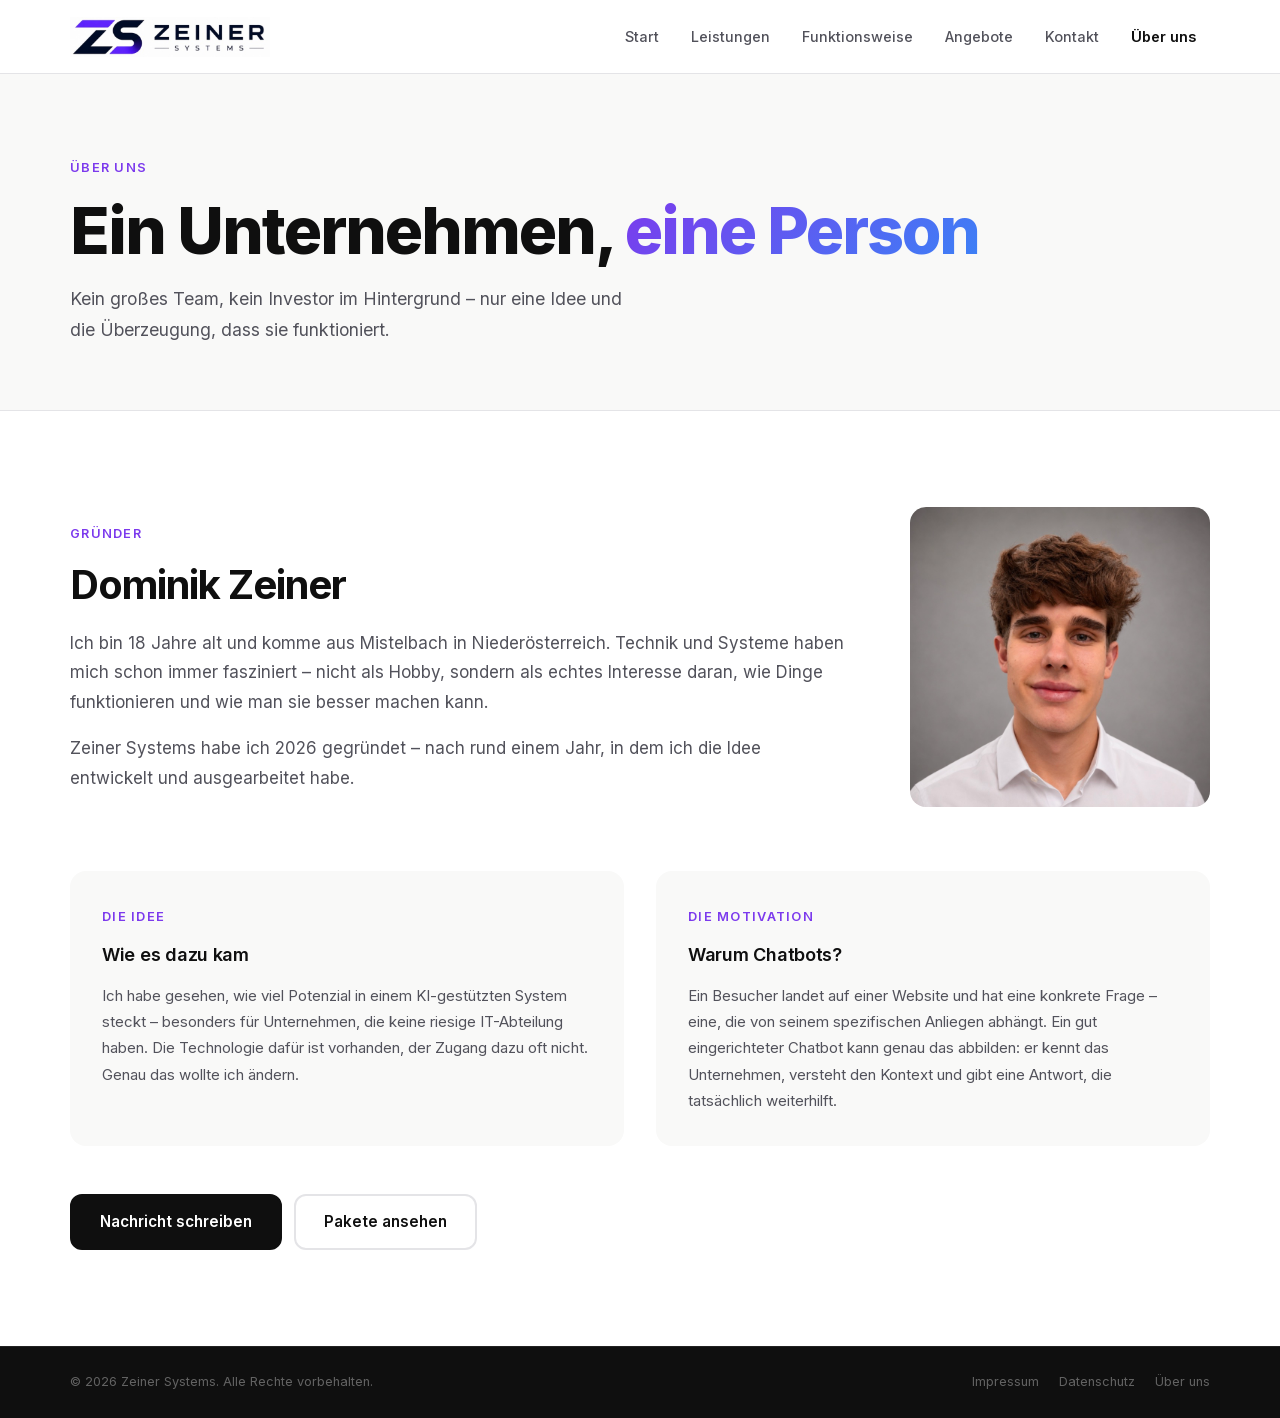
<file: ueber-uns.html>
<!DOCTYPE html>
<html lang="de">
<head>
  <meta charset="UTF-8" />
  <meta name="viewport" content="width=device-width, initial-scale=1.0" />
  <title>Über uns – Zeiner Systems</title>
  <meta name="description" content="Zeiner Systems wurde von Dominik Zeiner gegründet – 18 Jahre alt, aus Mistelbach, NÖ. Erfahren Sie mehr über die Idee hinter dem Unternehmen." />
  <link rel="icon" type="image/png" href="assets/favicon.png" />
  <link rel="apple-touch-icon" href="assets/apple-touch-icon.png" />

  <!-- Open Graph / Social Preview (og:image-URL nach Domain-Umzug anpassen) -->
  <meta property="og:type" content="website" />
  <meta property="og:site_name" content="Zeiner Systems" />
  <meta property="og:title" content="Über uns – Zeiner Systems" />
  <meta property="og:description" content="Zeiner Systems wurde von Dominik Zeiner gegründet – 18 Jahre alt, aus Mistelbach, NÖ. Erfahren Sie mehr über die Idee hinter dem Unternehmen." />
  <meta property="og:image" content="https://dominikzeiner07-cell.github.io/zeinersystems-website.new/assets/og-image.jpg" />
  <meta property="og:locale" content="de_AT" />
  <meta name="twitter:card" content="summary_large_image" />
  <link rel="stylesheet" href="css/style.css?v=3" />
</head>
<body>

  <nav class="nav" role="navigation" aria-label="Hauptnavigation">
    <div class="container">
      <div class="nav-inner">
        <a href="index.html" class="nav-logo"><img src="assets/logo.final.png" alt="Zeiner Systems" width="601" height="120" class="nav-logo-img" /></a>
        <div class="nav-links">
          <a href="index.html">Start</a>
          <a href="leistungen.html">Leistungen</a>
          <a href="funktionsweise.html">Funktionsweise</a>
          <a href="angebote.html">Angebote</a>
          <a href="kontakt.html">Kontakt</a>
          <a href="ueber-uns.html" class="active">Über uns</a>
        </div>
        <div class="nav-cta">
          <a href="angebote.html" class="btn btn-outline btn-sm">Pakete ansehen</a>
          <a href="kontakt.html" class="btn btn-primary btn-sm">Kontakt aufnehmen</a>
        </div>
        <button class="nav-hamburger" id="hamburgerBtn" aria-label="Menü öffnen" aria-expanded="false" aria-controls="mobileMenu">
          <span></span><span></span><span></span>
        </button>
      </div>
    </div>
  </nav>

  <div class="mobile-menu" id="mobileMenu">
    <a href="index.html">Start</a>
    <a href="leistungen.html">Leistungen & Ablauf</a>
    <a href="funktionsweise.html">Funktionsweise</a>
    <a href="angebote.html">Angebote</a>
    <a href="kontakt.html">Kontakt</a>
    <a href="ueber-uns.html" class="active">Über uns</a>
    <div class="mobile-menu-cta">
      <a href="angebote.html" class="btn btn-outline btn-full">Pakete ansehen</a>
      <a href="kontakt.html" class="btn btn-primary btn-full">Kontakt aufnehmen</a>
    </div>
  </div>

  <main>

    <section class="page-hero">
      <div class="container">
        <div class="section-label">Über uns</div>
        <h1>Ein Unternehmen, <span class="gradient-text">eine Person</span></h1>
        <p>Kein großes Team, kein Investor im Hintergrund – nur eine Idee und die Überzeugung, dass sie funktioniert.</p>
      </div>
    </section>

    <section class="bg-white">
      <div class="container">

        <!-- Top: Text links, Foto rechts -->
        <div class="about-top">
          <div class="about-text">
            <div class="section-label">Gründer</div>
            <h2>Dominik Zeiner</h2>
            <p>
              Ich bin 18 Jahre alt und komme aus Mistelbach in Niederösterreich. Technik und Systeme haben mich schon immer fasziniert – nicht als Hobby, sondern als echtes Interesse daran, wie Dinge funktionieren und wie man sie besser machen kann.
            </p>
            <p>
              Zeiner Systems habe ich 2026 gegründet – nach rund einem Jahr, in dem ich die Idee entwickelt und ausgearbeitet habe.
            </p>
          </div>
          <div class="about-photo">
            <img src="assets/dominik.jpg" alt="Dominik Zeiner" width="799" height="800" loading="lazy" />
          </div>
        </div>

        <!-- Unten: Zwei Blöcke nebeneinander -->
        <div class="about-blocks">

          <div class="about-block">
            <div class="section-label">Die Idee</div>
            <h3>Wie es dazu kam</h3>
            <p>
              Ich habe gesehen, wie viel Potenzial in einem KI-gestützten System steckt – besonders für Unternehmen, die keine riesige IT-Abteilung haben. Die Technologie dafür ist vorhanden, der Zugang dazu oft nicht. Genau das wollte ich ändern.
            </p>
          </div>

          <div class="about-block">
            <div class="section-label">Die Motivation</div>
            <h3>Warum Chatbots?</h3>
            <p>
              Ein Besucher landet auf einer Website und hat eine konkrete Frage – eine, die von seinem spezifischen Anliegen abhängt. Ein gut eingerichteter Chatbot kann genau das abbilden: er kennt das Unternehmen, versteht den Kontext und gibt eine Antwort, die tatsächlich weiterhilft.
            </p>
          </div>

        </div>

        <!-- CTA -->
        <div class="about-cta">
          <a href="kontakt.html" class="btn btn-primary">Nachricht schreiben</a>
          <a href="angebote.html" class="btn btn-outline">Pakete ansehen</a>
        </div>

      </div>
    </section>

  </main>

  <footer class="footer">
    <div class="container">
      <div class="footer-bottom">
        <p>© 2026 Zeiner Systems. Alle Rechte vorbehalten.</p>
        <div class="footer-bottom-links">
          <a href="#">Impressum</a>
          <a href="#">Datenschutz</a>
          <a href="ueber-uns.html">Über uns</a>
        </div>
      </div>
    </div>
  </footer>

  <script src="js/main.js"></script>

  <!-- Chatbot Widget -->
  <script>
    window.CHATBOT_WIDGET_KEY = "09d710cf1a7bf41807ad0d36d79ad70b";
    window.CHATBOT_API_BASE = "https://chatbot-backend-iqma.onrender.com";
  </script>
  <script src="https://dominikzeiner07-cell.github.io/chatbot-widget/widget.js" defer></script>
</body>
</html>
</file>
<file: css/style.css>
/* ============================================================
   ZEINER SYSTEMS — Design System
   Mobile-first. Desktop via min-width breakpoints.
   ============================================================ */

/* ── Fonts (lokal gehostet, Inter Variable 400–800) ───────── */
@font-face {
  font-family: 'Inter';
  font-style: normal;
  font-weight: 400 800;
  font-display: swap;
  src: url('../assets/fonts/inter-latin.woff2') format('woff2');
  unicode-range: U+0000-00FF, U+0131, U+0152-0153, U+02BB-02BC, U+02C6, U+02DA, U+02DC, U+0304, U+0308, U+0329, U+2000-206F, U+20AC, U+2122, U+2191, U+2193, U+2212, U+2215, U+FEFF, U+FFFD;
}
@font-face {
  font-family: 'Inter';
  font-style: normal;
  font-weight: 400 800;
  font-display: swap;
  src: url('../assets/fonts/inter-latin-ext.woff2') format('woff2');
  unicode-range: U+0100-02BA, U+02BD-02C5, U+02C7-02CC, U+02CE-02D7, U+02DD-02FF, U+0304, U+0308, U+0329, U+1D00-1DBF, U+1E00-1E9F, U+1EF2-1EFF, U+2020, U+20A0-20AB, U+20AD-20C0, U+2113, U+2C60-2C7F, U+A720-A7FF;
}

/* ── Reset & Box-Model ────────────────────────────────────── */
*, *::before, *::after { box-sizing: border-box; margin: 0; padding: 0; }
html { scroll-behavior: smooth; -webkit-text-size-adjust: 100%; }
body {
  font-family: 'Inter', system-ui, -apple-system, sans-serif;
  background: #ffffff;
  color: #0f0f0f;
  line-height: 1.6;
  font-size: 16px;
  -webkit-font-smoothing: antialiased;
}
img, svg { display: block; max-width: 100%; }
a { color: inherit; text-decoration: none; }
ul { list-style: none; }
button { cursor: pointer; border: none; background: none; font: inherit; }

/* ── Design Tokens ────────────────────────────────────────── */
:root {
  --black:        #0f0f0f;
  --white:        #ffffff;
  --off-white:    #f9f9f8;
  --gray-50:      #f4f4f5;
  --gray-100:     #e4e4e7;
  --gray-400:     #a1a1aa;
  --gray-600:     #52525b;
  --gray-800:     #27272a;

  --accent-from:  #7c3aed;
  --accent-to:    #3b82f6;
  --accent-grad:  linear-gradient(135deg, #7c3aed 0%, #3b82f6 100%);
  --accent-text:  linear-gradient(135deg, #7c3aed 0%, #3b82f6 100%);

  --radius-sm:    8px;
  --radius-md:    12px;
  --radius-lg:    16px;
  --radius-xl:    24px;

  --shadow-card:  0 1px 3px rgba(0,0,0,.06), 0 4px 16px rgba(0,0,0,.06);
  --shadow-md:    0 4px 24px rgba(0,0,0,.10);

  --nav-h:        74px;
  --container:    1140px;

  --sp-1: 4px; --sp-2: 8px; --sp-3: 12px; --sp-4: 16px;
  --sp-5: 20px; --sp-6: 24px; --sp-8: 32px; --sp-10: 40px;
  --sp-12: 48px; --sp-16: 64px; --sp-20: 80px; --sp-24: 96px;
}

/* ── Typography ───────────────────────────────────────────── */
h1 { font-size: clamp(2.2rem, 8vw, 4rem); font-weight: 800; line-height: 1.15; letter-spacing: -0.03em; }
h2 { font-size: clamp(1.7rem, 5vw, 2.5rem); font-weight: 700; line-height: 1.2; letter-spacing: -0.025em; }
h3 { font-size: clamp(1.1rem, 3vw, 1.35rem); font-weight: 600; line-height: 1.3; letter-spacing: -0.015em; }
p  { color: var(--gray-600); line-height: 1.75; }
.text-sm  { font-size: 0.875rem; }
.text-xs  { font-size: 0.8rem; }
.text-lg  { font-size: 1.125rem; }

.gradient-text {
  background: var(--accent-text);
  -webkit-background-clip: text;
  -webkit-text-fill-color: transparent;
  background-clip: text;
}

/* ── Layout ───────────────────────────────────────────────── */
.container {
  width: 100%;
  max-width: var(--container);
  margin: 0 auto;
  padding: 0 var(--sp-5);
}
@media (min-width: 640px)  { .container { padding: 0 var(--sp-8); } }
@media (min-width: 1024px) { .container { padding: 0; } }

section { padding: var(--sp-16) 0; }
@media (min-width: 768px) { section { padding: var(--sp-20) 0; } }
@media (min-width: 1024px) { section { padding: var(--sp-24) 0; } }

.section-label {
  display: inline-flex;
  align-items: center;
  gap: var(--sp-2);
  font-size: 0.8rem;
  font-weight: 600;
  text-transform: uppercase;
  letter-spacing: 0.1em;
  color: var(--accent-from);
  margin-bottom: var(--sp-4);
}
.section-header {
  max-width: 640px;
  margin-bottom: var(--sp-10);
}
.section-header p { margin-top: var(--sp-3); font-size: 1.05rem; }
.section-header.centered { text-align: center; margin: 0 auto var(--sp-10); }

/* ── Buttons ──────────────────────────────────────────────── */
.btn {
  display: inline-flex;
  align-items: center;
  justify-content: center;
  gap: var(--sp-2);
  padding: 14px 28px;
  border-radius: var(--radius-md);
  font-size: 0.95rem;
  font-weight: 600;
  transition: all 0.18s ease;
  white-space: nowrap;
  min-height: 48px;
}
.btn-primary {
  background: var(--black);
  color: var(--white);
  border: 2px solid var(--black);
}
.btn-primary:hover { background: var(--gray-800); border-color: var(--gray-800); transform: translateY(-1px); box-shadow: var(--shadow-md); }
.btn-primary:active { transform: translateY(0); }

.btn-outline {
  background: transparent;
  color: var(--black);
  border: 2px solid var(--gray-100);
}
.btn-outline:hover { border-color: var(--black); background: var(--gray-50); }

.btn-gradient {
  background: var(--accent-grad);
  color: var(--white);
  border: 2px solid transparent;
}
.btn-gradient:hover { opacity: 0.9; transform: translateY(-1px); box-shadow: 0 6px 24px rgba(124,58,237,.3); }

.btn-full { width: 100%; }
.btn-lg { padding: 16px 36px; font-size: 1rem; min-height: 54px; }
.btn-sm { padding: 10px 20px; font-size: 0.875rem; min-height: 40px; }

/* ── Badge ────────────────────────────────────────────────── */
.badge {
  display: inline-flex;
  align-items: center;
  gap: var(--sp-1);
  padding: 4px 12px;
  border-radius: 99px;
  font-size: 0.78rem;
  font-weight: 600;
  letter-spacing: 0.02em;
}
.badge-violet { background: rgba(124,58,237,.1); color: var(--accent-from); }
.badge-green  { background: rgba(34,197,94,.1); color: #16a34a; }
.badge-dark   { background: var(--black); color: var(--white); }

/* ── Card ─────────────────────────────────────────────────── */
.card {
  background: var(--white);
  border: 1px solid var(--gray-100);
  border-radius: var(--radius-lg);
  padding: var(--sp-6);
  box-shadow: var(--shadow-card);
  transition: box-shadow 0.2s ease, transform 0.2s ease;
}
.card:hover { box-shadow: var(--shadow-md); transform: translateY(-2px); }

.card-icon {
  width: 44px;
  height: 44px;
  border-radius: var(--radius-sm);
  background: var(--gray-50);
  display: flex;
  align-items: center;
  justify-content: center;
  margin-bottom: var(--sp-4);
  font-size: 1.25rem;
}
.card-icon.accent { background: rgba(124,58,237,.1); }
.card-icon.dark   { background: var(--accent-grad); padding: 10px; }

.feat-num {
  font-size: 2rem;
  font-weight: 800;
  background: linear-gradient(135deg, #7c3aed 0%, #3b82f6 100%);
  -webkit-background-clip: text;
  -webkit-text-fill-color: transparent;
  background-clip: text;
  opacity: 0.25;
  margin-bottom: var(--sp-4);
  line-height: 1;
  letter-spacing: -0.02em;
}

/* ── Navigation ───────────────────────────────────────────── */
.nav {
  position: sticky;
  top: 0;
  z-index: 100;
  height: var(--nav-h);
  background: rgba(255,255,255,.92);
  backdrop-filter: blur(12px);
  -webkit-backdrop-filter: blur(12px);
  border-bottom: 1px solid var(--gray-100);
  display: flex;
  align-items: center;
}
.nav > .container {
  height: 100%;
  align-self: stretch;
  display: flex;
  align-items: center;
}
.nav-inner {
  width: 100%;
  display: flex;
  align-items: center;
  justify-content: space-between;
  gap: var(--sp-2);
}
.nav-logo {
  flex-shrink: 0;
  display: flex;
  align-items: center;
}
.nav-logo-img {
  height: 40px;
  width: auto;
  display: block;
}

.nav-links {
  display: none;
  gap: var(--sp-1);
}
@media (min-width: 768px) { .nav-links { display: flex; align-items: center; } }

.nav-links a {
  padding: 8px 14px;
  border-radius: var(--radius-sm);
  font-size: 0.9rem;
  font-weight: 500;
  color: var(--gray-600);
  transition: color 0.15s, background 0.15s;
}
.nav-links a:hover { color: var(--black); background: var(--gray-50); }
.nav-links a.active { color: var(--black); font-weight: 600; }

.nav-cta { display: none; }

.nav-hamburger {
  display: flex;
  flex-direction: column;
  gap: 5px;
  padding: 10px;
  border-radius: var(--radius-sm);
  min-width: 44px;
  min-height: 44px;
  align-items: center;
  justify-content: center;
  transition: background 0.15s;
}
.nav-hamburger:hover { background: var(--gray-50); }
.nav-hamburger span {
  display: block;
  width: 22px;
  height: 2px;
  background: var(--black);
  border-radius: 2px;
  transition: all 0.25s ease;
}
@media (min-width: 768px) { .nav-hamburger { display: none; } }

/* Hamburger open state */
.nav-hamburger.open span:nth-child(1) { transform: translateY(7px) rotate(45deg); }
.nav-hamburger.open span:nth-child(2) { opacity: 0; transform: scaleX(0); }
.nav-hamburger.open span:nth-child(3) { transform: translateY(-7px) rotate(-45deg); }

/* Mobile Menu Overlay */
.mobile-menu {
  display: none;
  position: fixed;
  inset: 0;
  top: var(--nav-h);
  background: var(--white);
  z-index: 99;
  padding: var(--sp-6) var(--sp-5);
  flex-direction: column;
  gap: var(--sp-2);
  overflow-y: auto;
}
.mobile-menu.open { display: flex; }
@media (min-width: 768px) { .mobile-menu { display: none !important; } }

.mobile-menu a {
  display: block;
  padding: 16px var(--sp-4);
  border-radius: var(--radius-md);
  font-size: 1.1rem;
  font-weight: 500;
  color: var(--black);
  border-bottom: 1px solid var(--gray-100);
  transition: background 0.15s;
}
.mobile-menu a:hover { background: var(--gray-50); }
.mobile-menu a:last-of-type { border-bottom: none; }

.mobile-menu-cta {
  margin-top: var(--sp-4);
  display: flex;
  flex-direction: column;
  gap: var(--sp-3);
}

/* ── Hero ─────────────────────────────────────────────────── */
.hero {
  background: var(--white);
  padding: var(--sp-16) 0;
}
@media (min-width: 1024px) { .hero { padding: var(--sp-20) 0; } }


/* Mobile: stacked + centered */
.hero-split {
  display: flex;
  flex-direction: column;
  align-items: center;
  gap: var(--sp-12);
  text-align: center;
}

/* Desktop: two columns, text left */
@media (min-width: 1024px) {
  .hero-split {
    flex-direction: row;
    align-items: center;
    gap: var(--sp-10);
    text-align: left;
  }
  .hero-text { flex: 1 1 0; min-width: 0; }
  .hero-visual { flex: 0 0 42%; width: 42%; margin: 0; }
}

@media (min-width: 1200px) {
  .hero-visual { flex: 0 0 44%; width: 44%; }
}

.hero-badge { margin-bottom: var(--sp-5); }

.hero h1 { margin-bottom: var(--sp-5); }

.hero-sub {
  font-size: 1.1rem;
  color: var(--gray-600);
  max-width: 520px;
  margin: 0 auto var(--sp-8);
  line-height: 1.7;
}
@media (min-width: 1024px) {
  .hero-sub { margin-left: 0; font-size: 1.15rem; }
}

.hero-actions {
  display: flex;
  flex-direction: column;
  gap: var(--sp-3);
  align-items: center;
  width: 100%;
  max-width: 400px;
  margin: 0 auto var(--sp-8);
}
@media (min-width: 480px) {
  .hero-actions { flex-direction: row; justify-content: center; max-width: none; }
  .hero-actions .btn { width: auto; }
}
@media (min-width: 1024px) {
  .hero-actions { justify-content: flex-start; margin-left: 0; }
}

.hero-trust {
  font-size: 0.82rem;
  color: var(--gray-400);
  display: flex;
  align-items: center;
  justify-content: center;
  flex-wrap: wrap;
  gap: var(--sp-3);
}
@media (min-width: 1024px) { .hero-trust { justify-content: flex-start; } }
.hero-trust-item { display: flex; align-items: center; gap: 6px; }

/* Visual slot — swap out .chat-preview for a <video> or <img> when ready */
.hero-visual {
  width: 100%;
  max-width: 480px;
  margin: 0 auto;
}

.hero-video-wrap {
  border-radius: var(--radius-xl);
  overflow: hidden;
  box-shadow: inset 0 0 0 6px white, 0 8px 40px rgba(0,0,0,.04), 0 1px 4px rgba(0,0,0,.02);
  border: 1px solid rgba(0,0,0,.06);
  background: var(--white);
  aspect-ratio: 3 / 4;
  line-height: 0;
}
.hero-video-wrap video {
  width: 100%;
  height: 100%;
  object-fit: cover;
  display: block;
}

.chat-preview {
  background: var(--white);
  border: 1px solid var(--gray-100);
  border-radius: var(--radius-xl);
  box-shadow: 0 8px 48px rgba(0,0,0,.10), 0 1px 4px rgba(0,0,0,.06);
  overflow: hidden;
}
.chat-preview-header {
  background: var(--black);
  padding: 16px var(--sp-5);
  display: flex;
  align-items: center;
  gap: var(--sp-3);
}
.chat-preview-header-dot {
  width: 8px; height: 8px;
  border-radius: 50%;
  background: rgba(255,255,255,.3);
}
.chat-preview-header-title {
  font-size: 0.875rem;
  font-weight: 600;
  color: var(--white);
  flex: 1;
}
.chat-preview-header-badge {
  font-size: 0.7rem;
  padding: 3px 10px;
  border-radius: 99px;
  background: rgba(255,255,255,.15);
  color: rgba(255,255,255,.8);
}
.chat-preview-body {
  padding: var(--sp-5);
  display: flex;
  flex-direction: column;
  gap: var(--sp-4);
  min-height: 180px;
}
@media (min-width: 480px) { .chat-preview-body { min-height: 220px; } }

.chat-msg {
  max-width: 85%;
  padding: 12px 16px;
  border-radius: var(--radius-lg);
  font-size: 0.9rem;
  line-height: 1.5;
}
.chat-msg-bot {
  background: var(--gray-50);
  border: 1px solid var(--gray-100);
  color: var(--black);
  border-bottom-left-radius: 4px;
  align-self: flex-start;
}
.chat-msg-user {
  background: var(--black);
  color: var(--white);
  border-bottom-right-radius: 4px;
  align-self: flex-end;
}
.chat-msg-bot p { color: var(--black); font-size: 0.9rem; }
.chat-preview-input {
  border-top: 1px solid var(--gray-100);
  padding: var(--sp-3) var(--sp-5);
  display: flex;
  align-items: center;
  gap: var(--sp-3);
  background: var(--gray-50);
}
.chat-preview-input-text {
  flex: 1;
  font-size: 0.875rem;
  color: var(--gray-400);
}
.chat-preview-send {
  width: 36px; height: 36px;
  border-radius: var(--radius-sm);
  background: var(--black);
  display: flex;
  align-items: center;
  justify-content: center;
  flex-shrink: 0;
}

/* ── Highlights ───────────────────────────────────────────── */
.highlights-section { background: var(--off-white); }

.highlights-header {
  display: grid;
  grid-template-columns: 1fr;
  gap: var(--sp-4);
  margin-bottom: var(--sp-10);
}
@media (min-width: 768px) {
  .highlights-header {
    grid-template-columns: 1fr 1fr;
    gap: var(--sp-10);
    align-items: end;
    margin-bottom: var(--sp-12);
  }
}
.highlights-header-left h2 { margin-top: var(--sp-3); }
.highlights-header-right p { font-size: 1.05rem; }

.highlights-grid {
  display: grid;
  grid-template-columns: 1fr;
  gap: var(--sp-4);
}
@media (min-width: 768px) { .highlights-grid { grid-template-columns: repeat(3, 1fr); gap: var(--sp-5); } }

.highlight-card {
  background: var(--white);
  border: 1px solid var(--gray-100);
  border-radius: var(--radius-xl);
  overflow: hidden;
  display: flex;
  flex-direction: column;
}

/* Visual area — same height on all cards */
.highlight-visual {
  height: 220px;
  background: var(--white);
  display: flex;
  align-items: center;
  justify-content: center;
  padding: var(--sp-4);
  border-bottom: 1px solid var(--gray-100);
  overflow: hidden;
}
@media (min-width: 768px) { .highlight-visual { height: 240px; } }

.highlight-card-img {
  width: 100%;
  height: 100%;
  object-fit: contain;
}

.highlight-body {
  padding: var(--sp-6);
  flex: 1;
}
.highlight-body h3 { margin-bottom: var(--sp-2); font-size: 1.05rem; }
.highlight-body p  { font-size: 0.9rem; }

/* ── Visual: Card 1 — Inhalte ─────────────────────────────── */
.hl-visual-content { gap: var(--sp-3); }

.hl-sources {
  display: flex;
  gap: var(--sp-3);
}
.hl-source-item {
  display: flex;
  flex-direction: column;
  align-items: center;
  gap: 6px;
  background: var(--white);
  border: 1px solid var(--gray-100);
  border-radius: var(--radius-md);
  padding: 10px 14px;
  font-size: 0.75rem;
  font-weight: 600;
  color: var(--gray-600);
  min-width: 64px;
}
.hl-source-item span:first-child { font-size: 1.3rem; }

.hl-arrow-row {
  display: flex;
  align-items: center;
  width: 100%;
  max-width: 200px;
}
.hl-arrow-line {
  flex: 1;
  height: 2px;
  background: var(--gray-100);
}
.hl-arrow-dot {
  width: 10px; height: 10px;
  border-radius: 50%;
  background: var(--accent-from);
  flex-shrink: 0;
}

.hl-chat-bubble {
  background: var(--white);
  border: 1px solid var(--gray-100);
  border-radius: var(--radius-md);
  border-bottom-left-radius: 4px;
  padding: 10px 14px;
  display: flex;
  flex-direction: column;
  gap: 6px;
  width: 160px;
}
.hl-chat-dot {
  width: 8px; height: 8px;
  border-radius: 50%;
  background: var(--accent-from);
}
.hl-chat-line {
  height: 6px;
  border-radius: 3px;
  background: var(--gray-100);
}
.hl-chat-line.short { width: 60%; }

/* ── Visual: Card 2 — Kein Risiko ─────────────────────────── */
.hl-visual-risk {
  gap: var(--sp-5);
  background: var(--white);
}

.hl-risk-price {
  display: flex;
  flex-direction: column;
  align-items: center;
  gap: 4px;
}
.hl-risk-zero {
  font-size: 2.8rem;
  font-weight: 800;
  letter-spacing: -0.04em;
  color: var(--black);
  line-height: 1;
}
.hl-risk-label {
  font-size: 0.78rem;
  color: var(--gray-400);
  font-weight: 500;
}

.hl-risk-items {
  display: flex;
  flex-direction: column;
  gap: var(--sp-2);
}
.hl-risk-item {
  display: flex;
  align-items: center;
  gap: 8px;
  font-size: 0.82rem;
  font-weight: 600;
  color: var(--gray-600);
  background: rgba(34,197,94,.07);
  padding: 6px 14px;
  border-radius: 99px;
}

/* ── Visual: Card 3 — Sicherheit ──────────────────────────── */
.hl-visual-security {
  background: var(--black);
  border-bottom-color: transparent;
  gap: var(--sp-5);
}

.hl-shield {
  width: 64px; height: 64px;
  border-radius: 50%;
  background: rgba(255,255,255,.08);
  border: 1px solid rgba(255,255,255,.12);
  display: flex;
  align-items: center;
  justify-content: center;
  flex-shrink: 0;
}

.hl-security-checks {
  display: flex;
  flex-direction: column;
  gap: var(--sp-2);
}
.hl-security-item {
  display: flex;
  align-items: center;
  gap: 8px;
  font-size: 0.8rem;
  color: rgba(255,255,255,.7);
  font-weight: 500;
}
.hl-security-dot {
  width: 6px; height: 6px;
  border-radius: 50%;
  background: rgba(124,58,237,.8);
  flex-shrink: 0;
}

/* ── Process Steps ────────────────────────────────────────── */
.ps-section { background: var(--white); padding-bottom: var(--sp-20); }
@media (min-width: 768px) { .ps-section { padding-bottom: var(--sp-24); } }

.ps-section .ps-cta { margin-top: var(--sp-16); }

.ps-header {
  display: grid;
  grid-template-columns: 1fr;
  gap: var(--sp-4);
  margin-bottom: var(--sp-10);
}
@media (min-width: 768px) {
  .ps-header {
    grid-template-columns: 1fr 1fr;
    gap: var(--sp-10);
    align-items: end;
    margin-bottom: var(--sp-12);
  }
}
.ps-header-left h2 { margin-top: var(--sp-3); }
.ps-header-right p { font-size: 1.05rem; }

.ps-split {
  display: grid;
  grid-template-columns: 1fr;
  gap: var(--sp-6);
}
@media (min-width: 900px) {
  .ps-split {
    grid-template-columns: 1fr 1fr;
    gap: var(--sp-10);
    align-items: start;
  }
}

/* Steps list */
.ps-steps {
  display: flex;
  flex-direction: column;
  gap: 0;
}

.ps-step {
  display: grid;
  grid-template-columns: 52px 1fr;
  gap: var(--sp-4);
  padding: var(--sp-6) var(--sp-5);
  border-radius: var(--radius-md);
  text-align: left;
  border: none;
  background: none;
  cursor: pointer;
  transition: background 0.15s;
  width: 100%;
}
.ps-step:hover { background: var(--gray-50); }
.ps-step.active { background: var(--gray-50); }

.ps-num {
  font-size: 0.95rem;
  font-weight: 800;
  color: var(--gray-200);
  letter-spacing: 0.02em;
  padding-top: 3px;
  transition: color 0.2s;
}
.ps-step.active .ps-num { color: var(--accent-from); }

.ps-step-title {
  display: block;
  font-size: 1.1rem;
  font-weight: 600;
  color: var(--gray-400);
  margin-bottom: var(--sp-2);
  transition: color 0.2s;
}
.ps-step.active .ps-step-title { color: var(--black); }

.ps-step-desc {
  font-size: 0.95rem;
  color: var(--gray-600);
  line-height: 1.65;
  /* closed state – no transition here, close is handled instantly via JS */
  max-height: 0;
  overflow: hidden;
  opacity: 0;
  margin: 0;
}
.ps-step.active .ps-step-desc {
  max-height: 200px;
  opacity: 1;
  /* smooth open animation */
  transition: max-height 0.65s ease, opacity 0.5s ease;
}

/* Visual panel */
.ps-visual-panel {
  background: var(--off-white);
  border: 1px solid var(--gray-100);
  border-radius: var(--radius-xl);
  aspect-ratio: 16 / 9;
  width: 100%;
  display: flex;
  align-items: center;
  justify-content: center;
  padding: 0;
  position: relative;
  overflow: hidden;
  order: -1;
}
@media (min-width: 768px) {
  .ps-visual-panel { order: 0; }
}
@media (min-width: 900px) {
  .ps-visual-panel {
    position: sticky;
    top: calc(var(--nav-h) + 32px);
    align-self: start;
  }
}

.ps-visual {
  display: none;
  flex-direction: column;
  align-items: center;
  gap: var(--sp-6);
  width: 100%;
}
.ps-visual.active { display: flex; }

.ps-visual-img {
  width: 100%;
  height: 100%;
  object-fit: cover;
  display: block;
}

.ps-placeholder {
  display: flex;
  flex-direction: column;
  align-items: center;
  gap: var(--sp-3);
  color: var(--gray-300);
  font-size: 2.5rem;
}
.ps-placeholder span {
  font-size: 0.75rem;
  font-weight: 600;
  text-transform: uppercase;
  letter-spacing: 0.08em;
  color: var(--gray-300);
}

.ps-vis-label {
  font-size: 0.8rem;
  font-weight: 600;
  color: var(--gray-400);
  text-transform: uppercase;
  letter-spacing: 0.08em;
}

/* Visual 1: Conversation */
.ps-vis-conversation {
  display: flex;
  flex-direction: column;
  gap: var(--sp-3);
  width: 100%;
  max-width: 300px;
}
.ps-vis-bubble {
  display: flex;
  align-items: flex-end;
  gap: var(--sp-2);
}
.ps-vis-bubble.right { flex-direction: row-reverse; }
.ps-vis-avatar {
  width: 32px; height: 32px;
  border-radius: 50%;
  background: var(--gray-100);
  display: flex;
  align-items: center;
  justify-content: center;
  font-size: 0.75rem;
  font-weight: 700;
  color: var(--gray-600);
  flex-shrink: 0;
}
.ps-vis-avatar.dark { background: var(--black); color: var(--white); }
.ps-vis-msg {
  background: var(--white);
  border: 1px solid var(--gray-100);
  border-radius: var(--radius-md);
  border-bottom-left-radius: 4px;
  padding: 10px 14px;
  display: flex;
  flex-direction: column;
  gap: 6px;
  flex: 1;
}
.ps-vis-msg.dark {
  background: var(--black);
  border-color: var(--black);
  border-bottom-left-radius: var(--radius-md);
  border-bottom-right-radius: 4px;
}
.ps-vis-line {
  height: 7px;
  border-radius: 3px;
  background: var(--gray-100);
}
.ps-vis-line.long   { width: 80%; }
.ps-vis-line.medium { width: 60%; }
.ps-vis-line.short  { width: 40%; }
.ps-vis-line.xl     { width: 95%; }
.ps-vis-line.white  { background: rgba(255,255,255,.25); }

/* Visual 2: Sources flow */
.ps-vis-sources-flow {
  display: flex;
  flex-direction: column;
  align-items: center;
  gap: var(--sp-3);
}
.ps-vis-source-row {
  display: flex;
  gap: var(--sp-2);
  flex-wrap: wrap;
  justify-content: center;
}
.ps-vis-source-chip {
  background: var(--white);
  border: 1px solid var(--gray-100);
  border-radius: var(--radius-sm);
  padding: 8px 14px;
  font-size: 0.8rem;
  font-weight: 600;
  color: var(--gray-600);
}
.ps-vis-flow-arrow { color: var(--gray-300); }
.ps-vis-db {
  background: var(--black);
  border-radius: var(--radius-md);
  padding: 12px 24px;
  display: flex;
  align-items: center;
  gap: var(--sp-3);
}
.ps-vis-db span {
  font-size: 0.85rem;
  font-weight: 600;
  color: rgba(255,255,255,.8);
}

/* Visual 3: Browser embed */
.ps-vis-browser-embed { width: 100%; max-width: 280px; }
.ps-vis-browser-chrome {
  background: var(--gray-100);
  border-radius: var(--radius-md) var(--radius-md) 0 0;
  padding: 8px 10px;
  display: flex;
  align-items: center;
  gap: var(--sp-2);
}
.ps-vis-browser-dots { display: flex; gap: 5px; }
.ps-vis-browser-dots span {
  width: 8px; height: 8px;
  border-radius: 50%;
  background: var(--gray-400);
  opacity: 0.4;
}
.ps-vis-browser-urlbar {
  flex: 1; height: 8px;
  border-radius: 3px;
  background: rgba(0,0,0,.1);
}
.ps-vis-browser-content {
  background: var(--white);
  border: 1px solid var(--gray-100);
  border-top: none;
  border-radius: 0 0 var(--radius-md) var(--radius-md);
  padding: var(--sp-4);
  position: relative;
  min-height: 120px;
}
.ps-vis-page-lines { display: flex; flex-direction: column; gap: 8px; }
.ps-vis-page-line { height: 8px; border-radius: 3px; background: var(--gray-100); }
.ps-vis-page-line.xl     { width: 90%; }
.ps-vis-page-line.long   { width: 75%; }
.ps-vis-page-line.medium { width: 55%; }
.ps-vis-page-line.short  { width: 40%; }
.ps-vis-widget-corner {
  position: absolute;
  bottom: 10px;
  right: 10px;
  display: flex;
  flex-direction: column;
  align-items: flex-end;
  gap: 4px;
}
.ps-vis-widget-badge {
  background: var(--accent-from);
  color: white;
  font-size: 0.65rem;
  font-weight: 700;
  padding: 2px 8px;
  border-radius: 99px;
}
.ps-vis-widget-btn {
  width: 36px; height: 36px;
  border-radius: 50%;
  background: var(--black);
  display: flex;
  align-items: center;
  justify-content: center;
  box-shadow: 0 4px 12px rgba(0,0,0,.2);
}

/* Visual 4: Live chat */
.ps-vis-live-chat {
  width: 100%;
  max-width: 280px;
  background: var(--white);
  border: 1px solid var(--gray-100);
  border-radius: var(--radius-lg);
  overflow: hidden;
  box-shadow: var(--shadow-card);
}
.ps-vis-live-header {
  background: var(--black);
  padding: 12px var(--sp-4);
  display: flex;
  align-items: center;
  justify-content: space-between;
}
.ps-vis-live-status {
  display: flex;
  align-items: center;
  gap: 6px;
  font-size: 0.75rem;
  font-weight: 600;
  color: rgba(255,255,255,.7);
}
.ps-vis-live-dot {
  width: 7px; height: 7px;
  border-radius: 50%;
  background: #22c55e;
  animation: pulse-dot 2s infinite;
}
@keyframes pulse-dot {
  0%, 100% { opacity: 1; }
  50% { opacity: 0.4; }
}
.ps-vis-live-name {
  font-size: 0.8rem;
  font-weight: 600;
  color: var(--white);
}
.ps-vis-live-msgs {
  padding: var(--sp-4);
  display: flex;
  flex-direction: column;
  gap: var(--sp-3);
}
.ps-vis-live-msg {
  padding: 10px 12px;
  border-radius: var(--radius-md);
  display: flex;
  flex-direction: column;
  gap: 6px;
  max-width: 80%;
}
.ps-vis-live-msg.bot {
  background: var(--gray-50);
  border: 1px solid var(--gray-100);
  align-self: flex-start;
  border-bottom-left-radius: 4px;
}
.ps-vis-live-msg.user {
  background: var(--black);
  align-self: flex-end;
  border-bottom-right-radius: 4px;
}

/* ── Features Grid ────────────────────────────────────────── */
.features-section { background: var(--off-white); }
.features-grid {
  display: grid;
  grid-template-columns: 1fr;
  gap: var(--sp-4);
}
@media (min-width: 640px) { .features-grid { grid-template-columns: 1fr 1fr; } }
@media (min-width: 1024px) { .features-grid { grid-template-columns: repeat(3, 1fr); } }

/* ── Pricing Preview ──────────────────────────────────────── */
.pricing-preview { background: var(--white); }
.pricing-grid {
  display: grid;
  grid-template-columns: 1fr;
  gap: var(--sp-4);
  max-width: 760px;
  margin: 0 auto;
}
@media (min-width: 640px) { .pricing-grid { grid-template-columns: 1fr 1fr; gap: var(--sp-5); } }

.pricing-card {
  background: var(--white);
  border: 1px solid var(--gray-100);
  border-radius: var(--radius-xl);
  padding: var(--sp-6);
  box-shadow: var(--shadow-card);
  display: flex;
  flex-direction: column;
}
.pricing-card.featured {
  border-color: var(--accent-from);
  border-width: 2px;
  box-shadow: 0 4px 32px rgba(124,58,237,.12);
  position: relative;
}
.pricing-card-badge {
  position: absolute;
  top: -13px;
  left: 50%;
  transform: translateX(-50%);
  background: var(--accent-grad);
  color: var(--white);
  font-size: 0.75rem;
  font-weight: 700;
  padding: 4px 14px;
  border-radius: 99px;
  white-space: nowrap;
}
.pricing-card-name { font-size: 1rem; font-weight: 700; margin-bottom: var(--sp-2); }
.pricing-card-price {
  font-size: 2.2rem;
  font-weight: 800;
  letter-spacing: -0.04em;
  margin-bottom: var(--sp-1);
}
.pricing-card-price span { font-size: 1rem; font-weight: 500; color: var(--gray-600); }
.pricing-card-sub { font-size: 0.8rem; font-weight: 600; color: #16a34a; background: rgba(34,197,94,.1); display: inline-block; padding: 3px 10px; border-radius: 99px; margin-bottom: var(--sp-5); }
.pricing-card-features {
  flex: 1;
  display: flex;
  flex-direction: column;
  gap: var(--sp-2);
  margin-bottom: var(--sp-6);
}
.pricing-feature {
  display: flex;
  align-items: flex-start;
  gap: var(--sp-2);
  font-size: 0.875rem;
  color: var(--gray-600);
}
.pricing-feature-check {
  width: 18px; height: 18px;
  border-radius: 50%;
  background: rgba(124,58,237,.1);
  color: var(--accent-from);
  display: flex;
  align-items: center;
  justify-content: center;
  font-size: 0.65rem;
  flex-shrink: 0;
  margin-top: 1px;
}

/* ── CTA Banner ───────────────────────────────────────────── */
.cta-banner {
  background: var(--black);
  padding: var(--sp-16) 0;
  text-align: center;
}
@media (min-width: 768px) { .cta-banner { padding: var(--sp-20) 0; } }

.cta-banner h2 { color: var(--white); margin-bottom: var(--sp-4); }
.cta-banner p { color: rgba(255,255,255,.65); max-width: 480px; margin: 0 auto var(--sp-8); font-size: 1.05rem; }
.cta-banner-actions {
  display: flex;
  flex-direction: column;
  gap: var(--sp-3);
  align-items: center;
  max-width: 380px;
  margin: 0 auto;
}
@media (min-width: 480px) {
  .cta-banner-actions { flex-direction: row; justify-content: center; max-width: none; }
  .cta-banner-actions .btn { width: auto; }
}
.btn-white {
  background: var(--white);
  color: var(--black);
  border: 2px solid var(--white);
}
.btn-white:hover { background: var(--gray-50); transform: translateY(-1px); box-shadow: var(--shadow-md); }

.btn-outline-white {
  background: transparent;
  color: var(--white);
  border: 2px solid rgba(255,255,255,.3);
}
.btn-outline-white:hover { border-color: var(--white); background: rgba(255,255,255,.08); }

/* ── Footer ───────────────────────────────────────────────── */
.footer {
  background: var(--black);
  border-top: 1px solid rgba(255,255,255,.08);
  padding: var(--sp-6) 0;
}

.footer-bottom {
  display: flex;
  flex-direction: column;
  gap: var(--sp-3);
  align-items: flex-start;
}
@media (min-width: 640px) { .footer-bottom { flex-direction: row; align-items: center; justify-content: space-between; } }
.footer-bottom p { font-size: 0.8rem; color: rgba(255,255,255,.35); }
.footer-bottom-links { display: flex; gap: var(--sp-5); }
.footer-bottom-links a { font-size: 0.8rem; color: rgba(255,255,255,.35); transition: color 0.15s; }
.footer-bottom-links a:hover { color: rgba(255,255,255,.6); }

/* ── Divider ──────────────────────────────────────────────── */
.divider { height: 1px; background: var(--gray-100); margin: 0; }

/* ── Utility ──────────────────────────────────────────────── */
.sr-only { position: absolute; width: 1px; height: 1px; overflow: hidden; clip: rect(0,0,0,0); white-space: nowrap; }
.mt-2 { margin-top: var(--sp-2); }
.mt-4 { margin-top: var(--sp-4); }
.mt-6 { margin-top: var(--sp-6); }
.mt-8 { margin-top: var(--sp-8); }
.mb-0 { margin-bottom: 0; }
.text-center { text-align: center; }

/* ── Page-specific helpers ────────────────────────────────── */
.page-hero {
  background: var(--off-white);
  padding: var(--sp-16) 0 var(--sp-12);
  border-bottom: 1px solid var(--gray-100);
}
@media (min-width: 768px) { .page-hero { padding: var(--sp-20) 0 var(--sp-16); } }
.page-hero h1 { margin-bottom: var(--sp-4); }
.page-hero p { max-width: 560px; font-size: 1.1rem; }

/* ── Ablauf Rows ──────────────────────────────────────────── */
.ablauf-header {
  text-align: center;
  margin-bottom: var(--sp-10);
}
@media (min-width: 768px) {
  .ablauf-header {
    margin-bottom: var(--sp-12);
  }
}
.ablauf-header > div:last-child {
  display: none;
}

.ablauf-rows { display: flex; flex-direction: column; }

.ablauf-row {
  display: grid;
  grid-template-columns: 1fr;
  gap: var(--sp-4);
  padding: var(--sp-10) 0;
  border-bottom: 1px solid var(--gray-100);
}
@media (min-width: 768px) {
  .ablauf-row {
    grid-template-columns: 160px 1fr;
    gap: var(--sp-12);
    align-items: center;
  }
}

.ablauf-row-left {
  display: flex;
  align-items: flex-start;
  padding-top: 4px;
}

.ablauf-row-num {
  font-size: 3.5rem;
  font-weight: 900;
  letter-spacing: -0.04em;
  line-height: 1;
  background: var(--accent-grad);
  -webkit-background-clip: text;
  -webkit-text-fill-color: transparent;
  background-clip: text;
}
@media (min-width: 768px) { .ablauf-row-num { font-size: 4.5rem; } }

.ablauf-row-right h3 {
  font-size: 1.3rem;
  margin-bottom: var(--sp-3);
}
@media (min-width: 768px) { .ablauf-row-right h3 { font-size: 1.5rem; } }

.ablauf-row-right > p {
  font-size: 0.95rem;
  margin-bottom: var(--sp-5);
}

.ablauf-row-list {
  display: grid;
  grid-template-columns: 1fr;
  gap: var(--sp-2);
}
@media (min-width: 640px) { .ablauf-row-list { grid-template-columns: 1fr 1fr; } }

.ablauf-row-list li {
  display: flex;
  align-items: center;
  gap: var(--sp-2);
  font-size: 0.875rem;
  color: var(--gray-600);
}
.ablauf-row-list li::before {
  content: '';
  width: 6px; height: 6px;
  border-radius: 50%;
  background: var(--accent-from);
  flex-shrink: 0;
}

.ablauf-row-list {
  max-height: 0;
  overflow: hidden;
  opacity: 0;
  margin-top: 0;
  transition: max-height 0.35s ease, opacity 0.25s ease, margin-top 0.25s ease;
}
.ablauf-row-list.open {
  max-height: 200px;
  opacity: 1;
  margin-top: var(--sp-4);
}

.ablauf-row-list li {
  display: flex;
  align-items: center;
  gap: var(--sp-2);
  font-size: 0.875rem;
  color: var(--gray-600);
}
.ablauf-row-list li::before {
  content: '';
  width: 6px; height: 6px;
  border-radius: 50%;
  background: var(--accent-from);
  flex-shrink: 0;
}

.ablauf-toggle {
  display: inline-flex;
  align-items: center;
  gap: var(--sp-2);
  margin-top: var(--sp-3);
  font-size: 0.875rem;
  font-weight: 600;
  color: var(--accent-from);
  background: none;
  border: none;
  cursor: pointer;
  padding: 0;
  transition: opacity 0.15s;
}
.ablauf-toggle:hover { opacity: 0.75; }
.ablauf-toggle svg {
  transition: transform 0.25s ease;
  flex-shrink: 0;
}
.ablauf-toggle[aria-expanded="true"] svg { transform: rotate(180deg); }
.ablauf-toggle[aria-expanded="true"] { color: var(--gray-600); }

/* ── Leistungen (old timeline, kept for reference) ────────── */
.process-timeline {
  display: flex;
  flex-direction: column;
  gap: var(--sp-6);
  position: relative;
}
.process-step {
  display: grid;
  grid-template-columns: 48px 1fr;
  gap: var(--sp-5);
  align-items: flex-start;
}
.process-step-num {
  width: 48px; height: 48px;
  border-radius: 50%;
  background: var(--black);
  color: var(--white);
  font-weight: 800;
  font-size: 1.1rem;
  display: flex;
  align-items: center;
  justify-content: center;
  flex-shrink: 0;
}
.process-step-content h3 { margin-bottom: var(--sp-2); }
.process-step-content p { font-size: 0.95rem; }
.process-step-content ul {
  margin-top: var(--sp-3);
  display: flex;
  flex-direction: column;
  gap: var(--sp-1);
}
.process-step-content li {
  font-size: 0.875rem;
  color: var(--gray-600);
  padding-left: var(--sp-4);
  position: relative;
}
.process-step-content li::before {
  content: '–';
  position: absolute;
  left: 0;
  color: var(--gray-400);
}

.requirements-grid {
  display: grid;
  grid-template-columns: 1fr;
  gap: var(--sp-4);
  margin-top: var(--sp-6);
}
@media (min-width: 640px) { .requirements-grid { grid-template-columns: repeat(2, 1fr); max-width: 720px; margin: 0 auto; } }

.req-item {
  background: linear-gradient(var(--white), var(--white)) padding-box,
              var(--accent-grad) border-box;
  border: 2px solid transparent;
  border-radius: var(--radius-lg);
  padding: var(--sp-8) var(--sp-6);
  display: flex;
  flex-direction: column;
  align-items: center;
  text-align: center;
  gap: var(--sp-4);
  box-shadow: var(--shadow-card);
}
.req-item-icon {
  font-size: 1.75rem;
  width: 52px;
  height: 52px;
  background: rgba(124,58,237,.08);
  border-radius: var(--radius-md);
  display: flex;
  align-items: center;
  justify-content: center;
  flex-shrink: 0;
}

/* ── Funktionsweise ───────────────────────────────────────── */
.flow-steps {
  display: flex;
  flex-direction: column;
  gap: 0;
  position: relative;
}
.flow-step {
  display: grid;
  grid-template-columns: 60px 1fr;
  gap: var(--sp-5);
  padding: var(--sp-6) 0;
  border-bottom: 1px solid var(--gray-100);
}
.flow-step:last-child { border-bottom: none; }
.flow-step-left { display: flex; flex-direction: column; align-items: center; gap: var(--sp-2); }
.flow-step-circle {
  width: 48px; height: 48px;
  border-radius: 50%;
  background: var(--accent-grad);
  color: var(--white);
  font-weight: 800;
  font-size: 1rem;
  display: flex;
  align-items: center;
  justify-content: center;
  flex-shrink: 0;
}
.flow-step-line { width: 2px; flex: 1; background: var(--gray-100); min-height: 24px; }
.flow-step:last-child .flow-step-line { display: none; }
.flow-step-content { padding-top: 10px; }
.flow-step-content h3 { margin-bottom: var(--sp-2); }

.tech-grid {
  display: grid;
  grid-template-columns: 1fr;
  gap: var(--sp-4);
  margin-top: var(--sp-8);
}
@media (min-width: 640px) { .tech-grid { grid-template-columns: 1fr 1fr; } }

/* ── Kontakt ──────────────────────────────────────────────── */
.contact-layout {
  display: grid;
  grid-template-columns: 1fr;
  gap: var(--sp-10);
  align-items: flex-start;
}
@media (min-width: 1024px) { .contact-layout { grid-template-columns: 1fr 1.4fr; gap: var(--sp-16); } }

.contact-info h2 { margin-bottom: var(--sp-4); }
.contact-info > p { margin-bottom: var(--sp-8); }

.contact-method {
  display: flex;
  align-items: center;
  gap: var(--sp-4);
  padding: var(--sp-4);
  border: 1px solid var(--gray-100);
  border-radius: var(--radius-md);
  margin-bottom: var(--sp-3);
  text-decoration: none;
  transition: background 0.15s, border-color 0.15s;
}
.contact-method:hover { background: var(--gray-50); border-color: var(--gray-400); }
.contact-method-icon {
  width: 44px; height: 44px;
  border-radius: var(--radius-sm);
  background: var(--black);
  color: var(--white);
  display: flex;
  align-items: center;
  justify-content: center;
  font-size: 1.1rem;
  flex-shrink: 0;
}
.contact-method-text span { display: block; font-size: 0.75rem; color: var(--gray-400); font-weight: 500; }
.contact-method-text strong { font-size: 0.95rem; color: var(--black); }

/* Contact Form */
.contact-form-card {
  background: var(--white);
  border: 1px solid var(--gray-100);
  border-radius: var(--radius-xl);
  padding: var(--sp-6);
  box-shadow: var(--shadow-card);
}
@media (min-width: 640px) { .contact-form-card { padding: var(--sp-8); } }

.form-row {
  display: grid;
  grid-template-columns: 1fr;
  gap: var(--sp-4);
}
@media (min-width: 480px) { .form-row { grid-template-columns: 1fr 1fr; } }

.form-group { display: flex; flex-direction: column; gap: var(--sp-2); margin-bottom: var(--sp-4); }
.form-group label { font-size: 0.875rem; font-weight: 600; color: var(--black); }
.form-group label .optional { font-weight: 400; color: var(--gray-400); }

.form-input, .form-select, .form-textarea {
  width: 100%;
  padding: 12px 16px;
  border: 1.5px solid var(--gray-100);
  border-radius: var(--radius-md);
  font-size: 0.95rem;
  font-family: inherit;
  color: var(--black);
  background: var(--white);
  transition: border-color 0.15s, box-shadow 0.15s;
  -webkit-appearance: none;
  appearance: none;
  min-height: 48px;
}
.form-input:focus, .form-select:focus, .form-textarea:focus {
  outline: none;
  border-color: var(--accent-from);
  box-shadow: 0 0 0 3px rgba(124,58,237,.12);
}
.form-input::placeholder, .form-textarea::placeholder { color: var(--gray-400); }
.form-textarea { min-height: 120px; resize: vertical; }
.form-select { background-image: url("data:image/svg+xml,%3Csvg xmlns='http://www.w3.org/2000/svg' width='16' height='16' viewBox='0 0 24 24' fill='none' stroke='%2371717a' stroke-width='2'%3E%3Cpolyline points='6 9 12 15 18 9'%3E%3C/polyline%3E%3C/svg%3E"); background-repeat: no-repeat; background-position: right 14px center; padding-right: 40px; }

.form-checkbox {
  display: flex;
  align-items: flex-start;
  gap: var(--sp-3);
  cursor: pointer;
  font-size: 0.875rem;
  color: var(--gray-600);
  line-height: 1.5;
}
.form-checkbox input[type="checkbox"] {
  width: 18px; height: 18px;
  border: 1.5px solid var(--gray-100);
  border-radius: 4px;
  flex-shrink: 0;
  margin-top: 1px;
  accent-color: var(--accent-from);
  cursor: pointer;
}
.form-checkbox a { color: var(--accent-from); text-decoration: underline; }

.form-success {
  display: none;
  text-align: center;
  padding: var(--sp-8);
}
.form-success-icon { font-size: 3rem; margin-bottom: var(--sp-4); }
.form-success h3 { margin-bottom: var(--sp-2); }

/* ── Pricing Page ─────────────────────────────────────────── */
.pricing-full-grid {
  display: grid;
  grid-template-columns: 1fr;
  gap: var(--sp-5);
  max-width: 800px;
  margin: 0 auto;
}
@media (min-width: 640px) { .pricing-full-grid { grid-template-columns: 1fr 1fr; } }

.pricing-full-card {
  background: var(--white);
  border: 1.5px solid var(--gray-100);
  border-radius: var(--radius-xl);
  padding: var(--sp-8);
  display: flex;
  flex-direction: column;
  position: relative;
}
.pricing-full-card.featured {
  border-color: var(--accent-from);
  box-shadow: 0 4px 40px rgba(124,58,237,.14);
}
.pricing-divider { height: 1px; background: var(--gray-100); margin: var(--sp-5) 0; }
.pricing-full-card .pricing-card-price { margin-bottom: 0; }

.faq-list {
  display: flex;
  flex-direction: column;
  gap: var(--sp-3);
  max-width: 680px;
  margin: 0 auto;
}
.faq-item {
  border: 1px solid var(--gray-100);
  border-radius: var(--radius-md);
  overflow: hidden;
}
.faq-question {
  width: 100%;
  text-align: left;
  padding: var(--sp-5) var(--sp-5);
  font-weight: 600;
  font-size: 0.95rem;
  display: flex;
  justify-content: space-between;
  align-items: center;
  gap: var(--sp-4);
  background: var(--white);
  transition: background 0.15s;
}
.faq-question:hover { background: var(--gray-50); }
.faq-icon { font-size: 1.1rem; color: var(--gray-400); transition: transform 0.2s; flex-shrink: 0; }
.faq-question[aria-expanded="true"] .faq-icon { transform: rotate(45deg); }
.faq-answer {
  display: none;
  padding: 0 var(--sp-5) var(--sp-5);
  font-size: 0.9rem;
  color: var(--gray-600);
  line-height: 1.7;
}
.faq-answer.open { display: block; }

/* ============================================================
   Komponenten (aus Inline-Styles konsolidiert)
   ============================================================ */

/* ── Utilities ────────────────────────────────────────────── */
.bg-white { background: var(--white); }
.bg-off-white { background: var(--off-white); }
.mb-6 { margin-bottom: var(--sp-6); }
.required { color: var(--accent-from); }
.text-note { font-size: 0.875rem; color: var(--gray-400); }
.text-note a { color: var(--accent-from); text-decoration: underline; }

/* Weicher Übergang zwischen weißen und off-white Sections */
.section-fade { height: 80px; background: linear-gradient(to bottom, var(--white), var(--off-white)); margin-top: -1px; }

/* ── Zentrierter Page-Hero ────────────────────────────────── */
.page-hero.centered { text-align: center; }
.page-hero.centered .section-label { justify-content: center; }
.page-hero.centered p { margin: var(--sp-4) auto 0; max-width: 520px; }

/* ── Info-Box (Hinweis-Kästen) ────────────────────────────── */
.info-box { background: var(--gray-50); border: 1px solid var(--gray-100); border-radius: var(--radius-md); padding: var(--sp-5) var(--sp-6); }
.info-box.on-gray { background: var(--white); }
.info-box p { font-size: 0.875rem; color: var(--gray-600); margin: 0; }
.info-box strong { color: var(--black); }

/* ── Tech-Stack-Liste (Funktionsweise) ────────────────────── */
.tech-list { display: grid; grid-template-columns: 1fr; gap: var(--sp-4); }
.tech-item { display: flex; align-items: flex-start; gap: var(--sp-4); padding: var(--sp-5); background: var(--gray-50); border: 1px solid var(--gray-100); border-radius: var(--radius-md); }
.tech-item-icon { width: 44px; height: 44px; border-radius: var(--radius-sm); background: var(--black); display: flex; align-items: center; justify-content: center; flex-shrink: 0; padding: 10px; }
.tech-item h3 { font-size: 1rem; margin-bottom: 4px; }
.tech-item p { font-size: 0.875rem; }

/* ── Pricing: Detail-Karten (Angebote) ────────────────────── */
.pricing-card.featured, .pricing-full-card.featured { position: relative; }
.pricing-full-card .pricing-card-name { font-size: 1.1rem; margin-bottom: var(--sp-2); }
.pricing-full-card .pricing-card-sub { margin-bottom: 0; margin-top: var(--sp-1); }
.pricing-full-features { display: flex; flex-direction: column; gap: var(--sp-3); margin-bottom: var(--sp-8); flex: 1; }
.pricing-full-features strong { font-size: 0.9rem; color: var(--black); }
.pricing-full-features p { font-size: 0.8rem; margin-top: 2px; }

/* ── Vergleichstabelle (Angebote) ─────────────────────────── */
.compare-scroll { max-width: 680px; margin: 0 auto; overflow-x: auto; }
.compare-table { width: 100%; border-collapse: collapse; font-size: 0.9rem; }
.compare-table thead tr { border-bottom: 2px solid var(--gray-100); }
.compare-table th { padding: var(--sp-3) var(--sp-4); text-align: center; font-weight: 700; color: var(--black); }
.compare-table th:first-child { text-align: left; color: var(--gray-600); font-weight: 600; font-size: 0.8rem; text-transform: uppercase; letter-spacing: 0.05em; }
.compare-table th:last-child { color: var(--accent-from); }
.compare-table tbody tr { border-bottom: 1px solid var(--gray-100); }
.compare-table tbody tr:last-child { border-bottom: none; }
.compare-table tbody tr:nth-child(odd) { background: var(--white); }
.compare-table td { padding: var(--sp-4); text-align: center; }
.compare-table td:first-child { text-align: left; color: var(--gray-600); }
.compare-table td.pro { color: var(--accent-from); }
.compare-sub { display: block; font-size: 0.75rem; color: var(--gray-400); font-weight: 400; margin-top: 2px; }

/* ── Kontakt: Ablauf-Box & Formular-Details ───────────────── */
.contact-section { padding: var(--sp-16) 0 var(--sp-20); background: var(--white); }
.next-steps { margin-top: var(--sp-8); padding: var(--sp-5); background: var(--off-white); border: 1px solid var(--gray-100); border-radius: var(--radius-md); }
.next-steps h3 { font-size: 0.9rem; font-weight: 700; margin-bottom: var(--sp-4); color: var(--black); }
.next-steps ul { display: flex; flex-direction: column; gap: var(--sp-3); }
.next-steps li { display: flex; gap: var(--sp-3); font-size: 0.875rem; color: var(--gray-600); }
.step-num { width: 22px; height: 22px; border-radius: 50%; background: var(--black); color: var(--white); font-size: 0.7rem; font-weight: 700; display: flex; align-items: center; justify-content: center; flex-shrink: 0; margin-top: 1px; }
.form-footnote { font-size: 0.78rem; color: var(--gray-400); text-align: center; margin-top: var(--sp-4); }
.form-success p { color: var(--gray-600); font-size: 0.95rem; }
.form-success .btn { margin-top: var(--sp-6); }
.form-error { display: none; margin-top: var(--sp-4); padding: var(--sp-4); background: #fef2f2; border: 1px solid #fecaca; border-radius: var(--radius-sm); }
.form-error p { font-size: 0.875rem; color: #b91c1c; margin: 0; }
.form-error a { color: #b91c1c; text-decoration: underline; }

/* ── Über uns ─────────────────────────────────────────────── */
.about-top { display: grid; grid-template-columns: 1fr; gap: var(--sp-8); align-items: center; margin-bottom: var(--sp-12); }
.about-photo { order: -1; max-width: 260px; margin: 0 auto; }
.about-photo img { width: 100%; height: auto; border-radius: var(--radius-lg); display: block; }
.about-text p { font-size: 1.0625rem; line-height: 1.75; color: var(--gray-600); }
.about-text p + p { margin-top: var(--sp-4); }
.about-text h2 { margin-bottom: var(--sp-5); }
.about-blocks { display: grid; grid-template-columns: 1fr; gap: var(--sp-5); }
.about-block { background: var(--off-white); border-radius: var(--radius-lg); padding: var(--sp-8); }
.about-block h3 { font-size: 1.125rem; margin-bottom: var(--sp-4); }
.about-block p { font-size: 0.9375rem; line-height: 1.75; color: var(--gray-600); }
.about-cta { margin-top: var(--sp-12); display: flex; gap: var(--sp-3); flex-wrap: wrap; }
@media (min-width: 768px) {
  .about-top { grid-template-columns: 1fr 300px; gap: var(--sp-16); margin-bottom: var(--sp-16); }
  .about-photo { order: 0; max-width: none; margin: 0; }
  .about-blocks { grid-template-columns: 1fr 1fr; gap: var(--sp-8); }
}

/* ── 404 ──────────────────────────────────────────────────── */
.error-hero { min-height: 55vh; display: flex; align-items: center; }
.error-actions { margin-top: var(--sp-8); display: flex; gap: var(--sp-3); justify-content: center; flex-wrap: wrap; }

/* ── Leistungen: Voraussetzungen ──────────────────────────── */
.req-item h3 { font-size: 1rem; margin-bottom: 4px; }
.req-item p { font-size: 0.875rem; }
</file>
